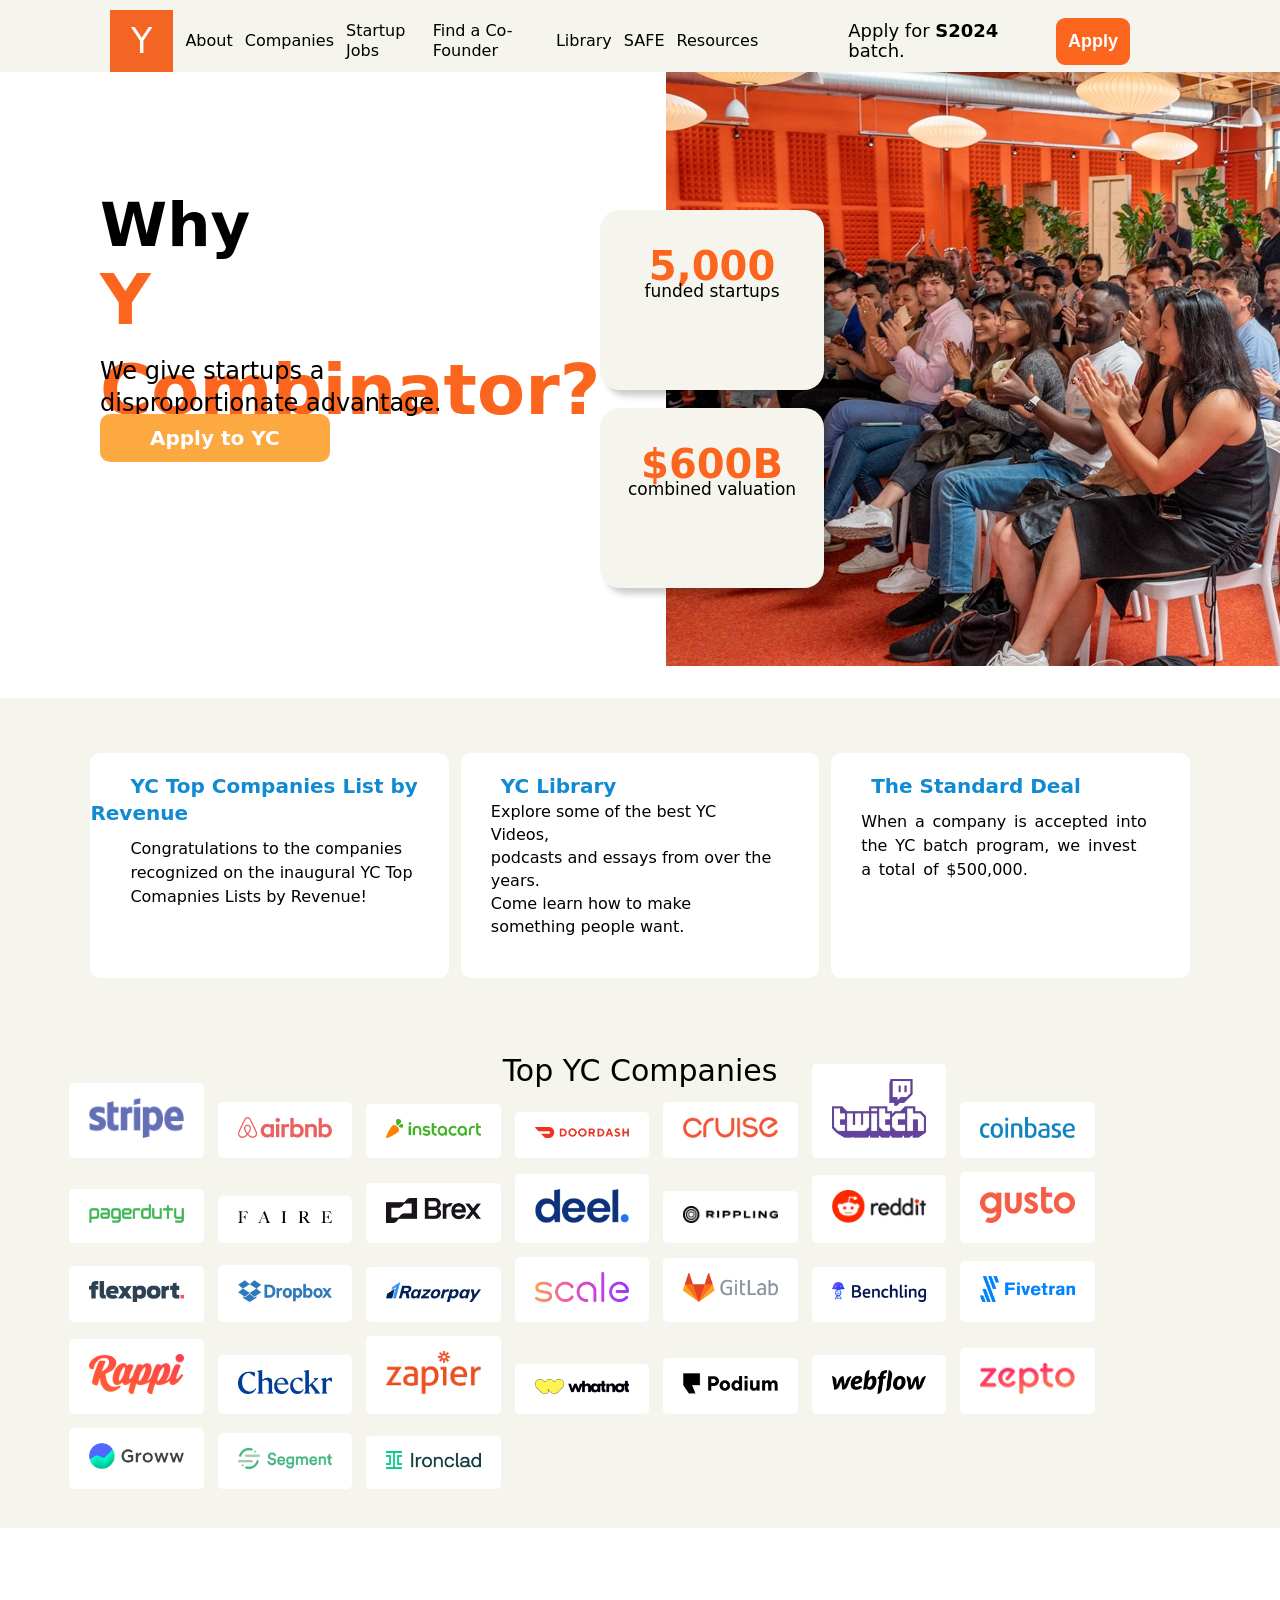
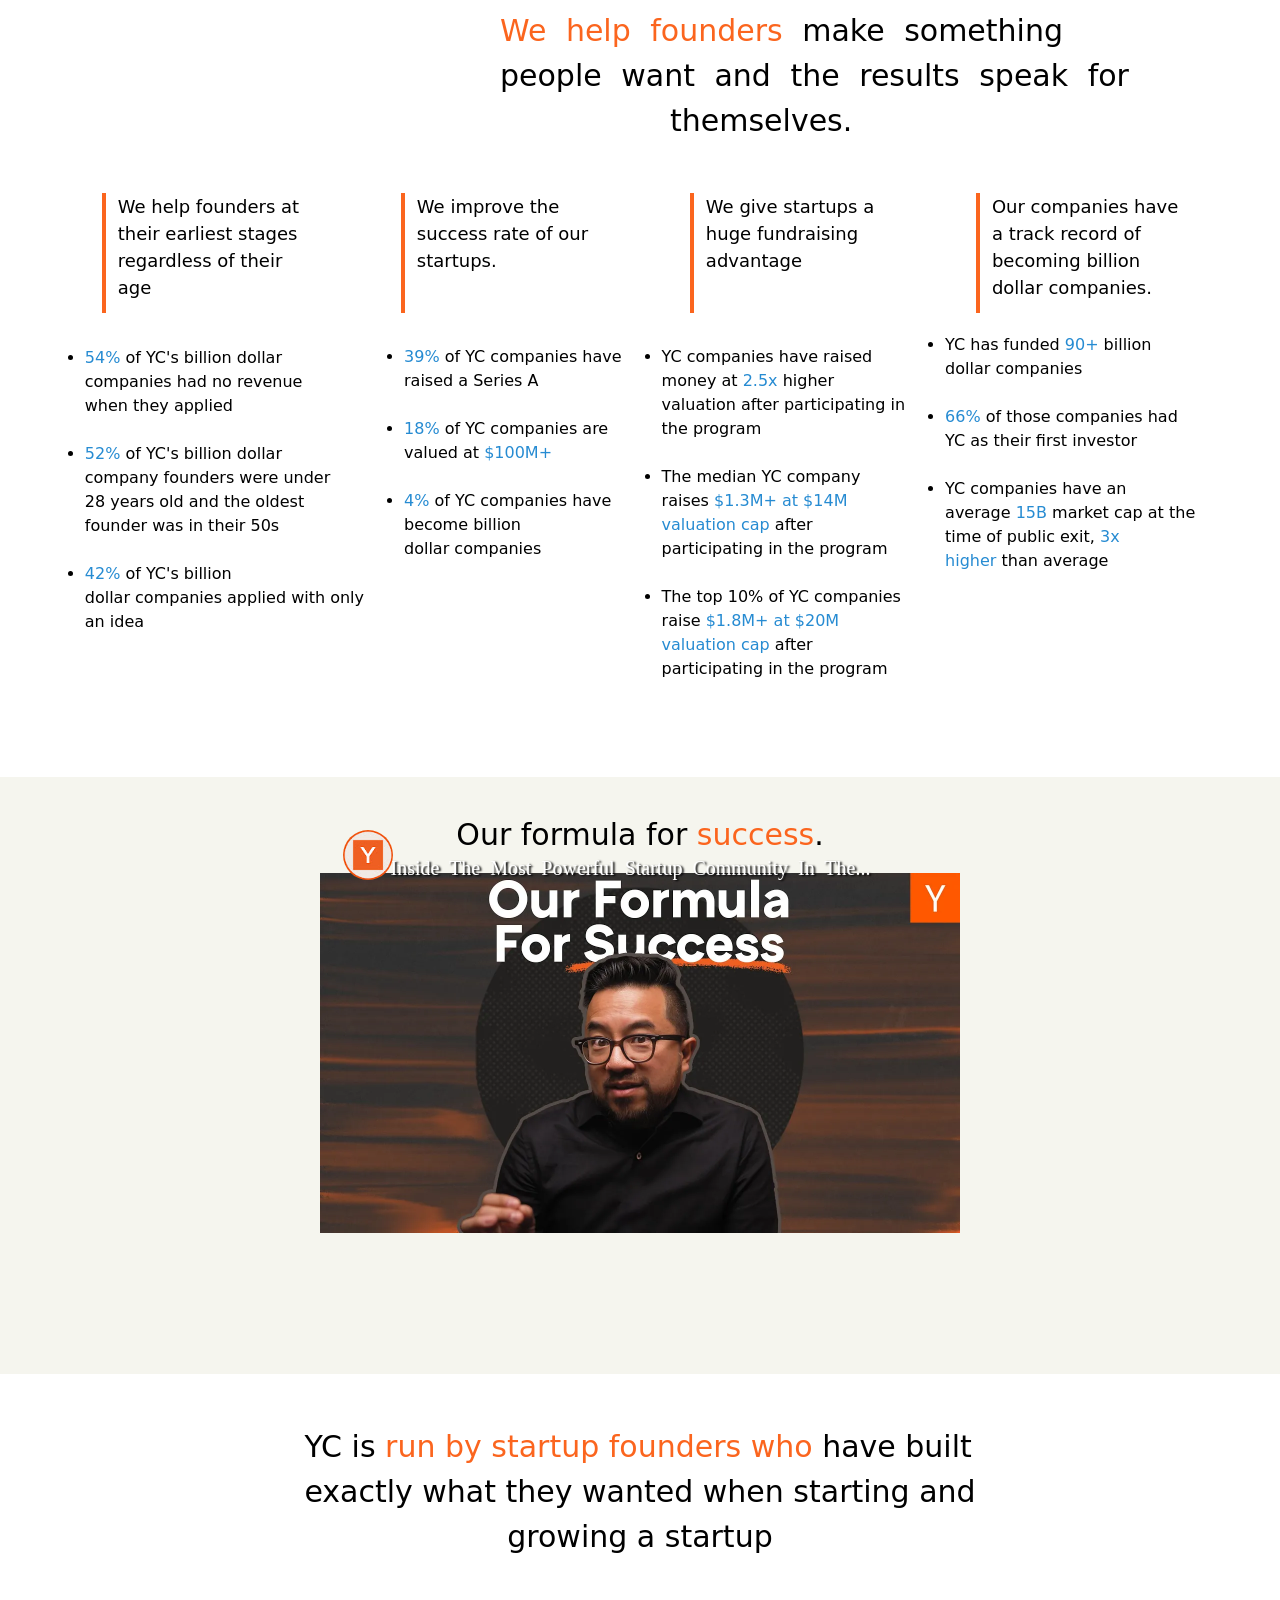
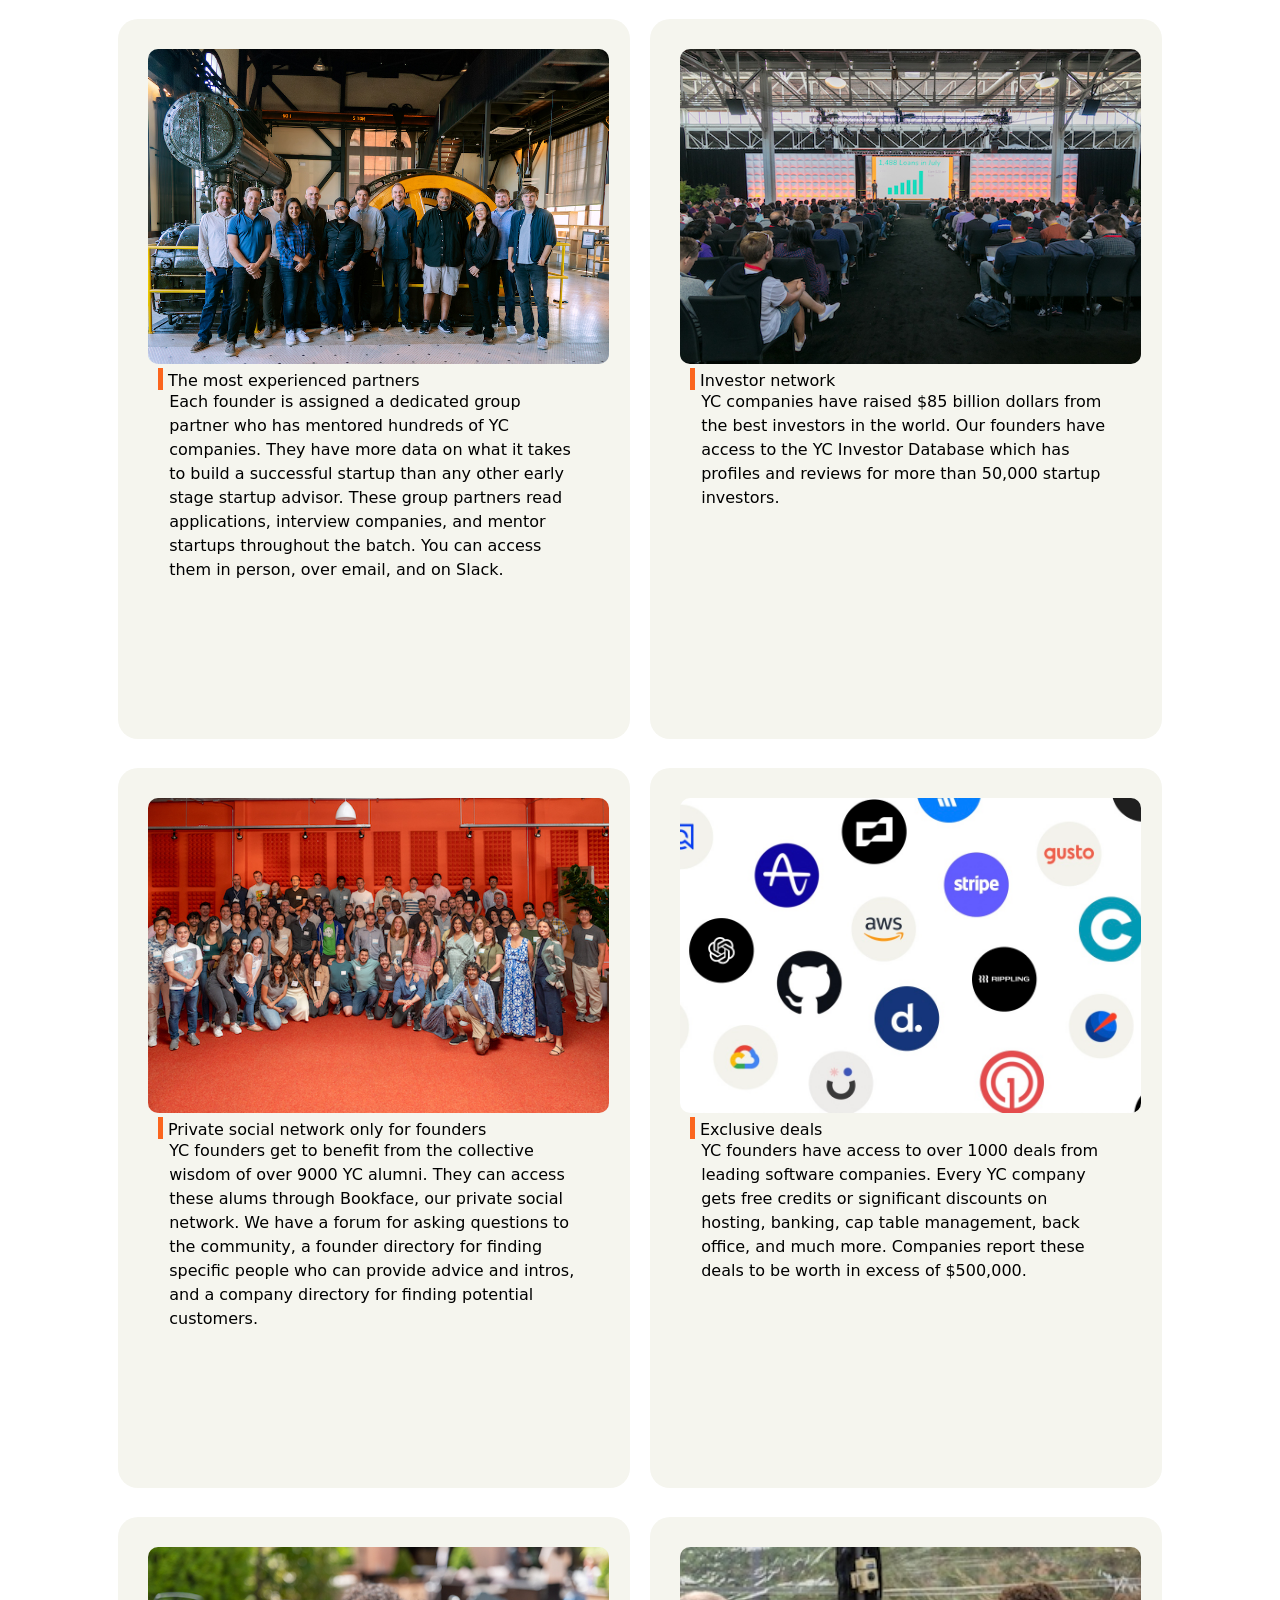
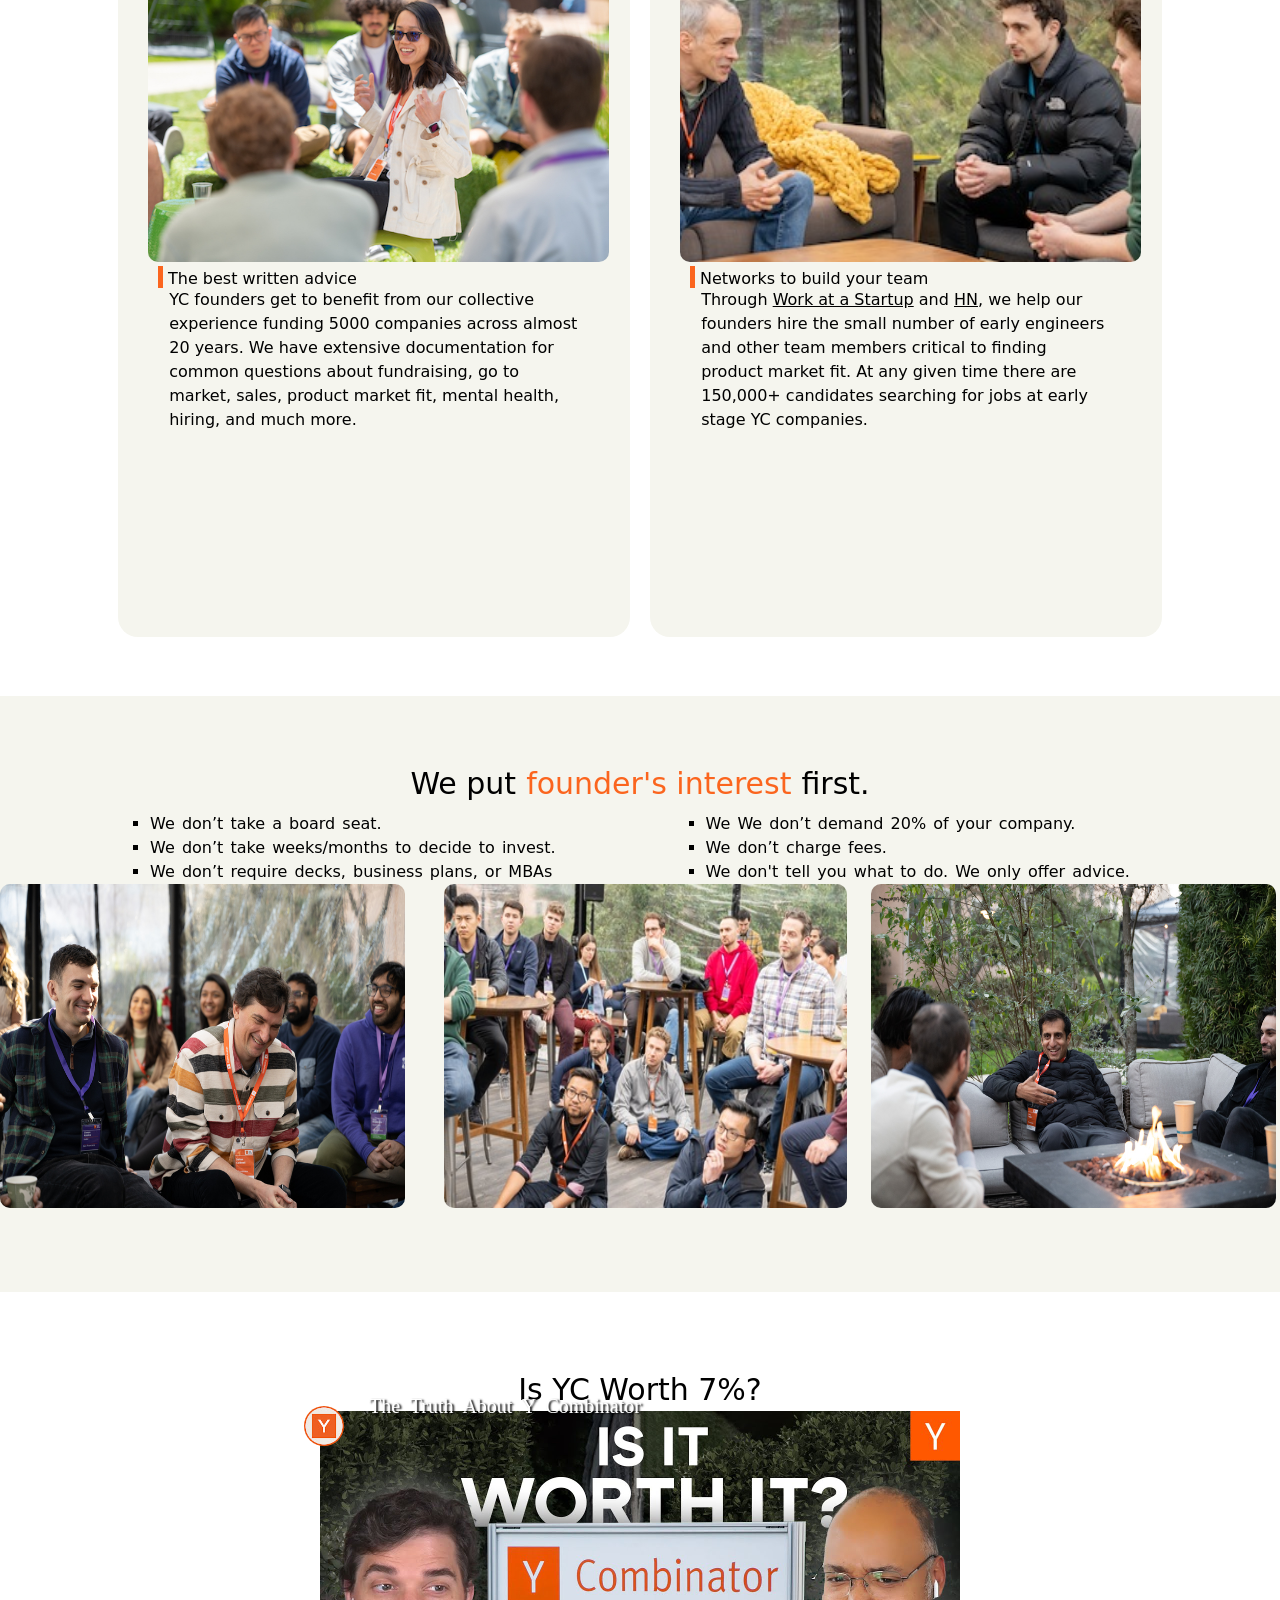
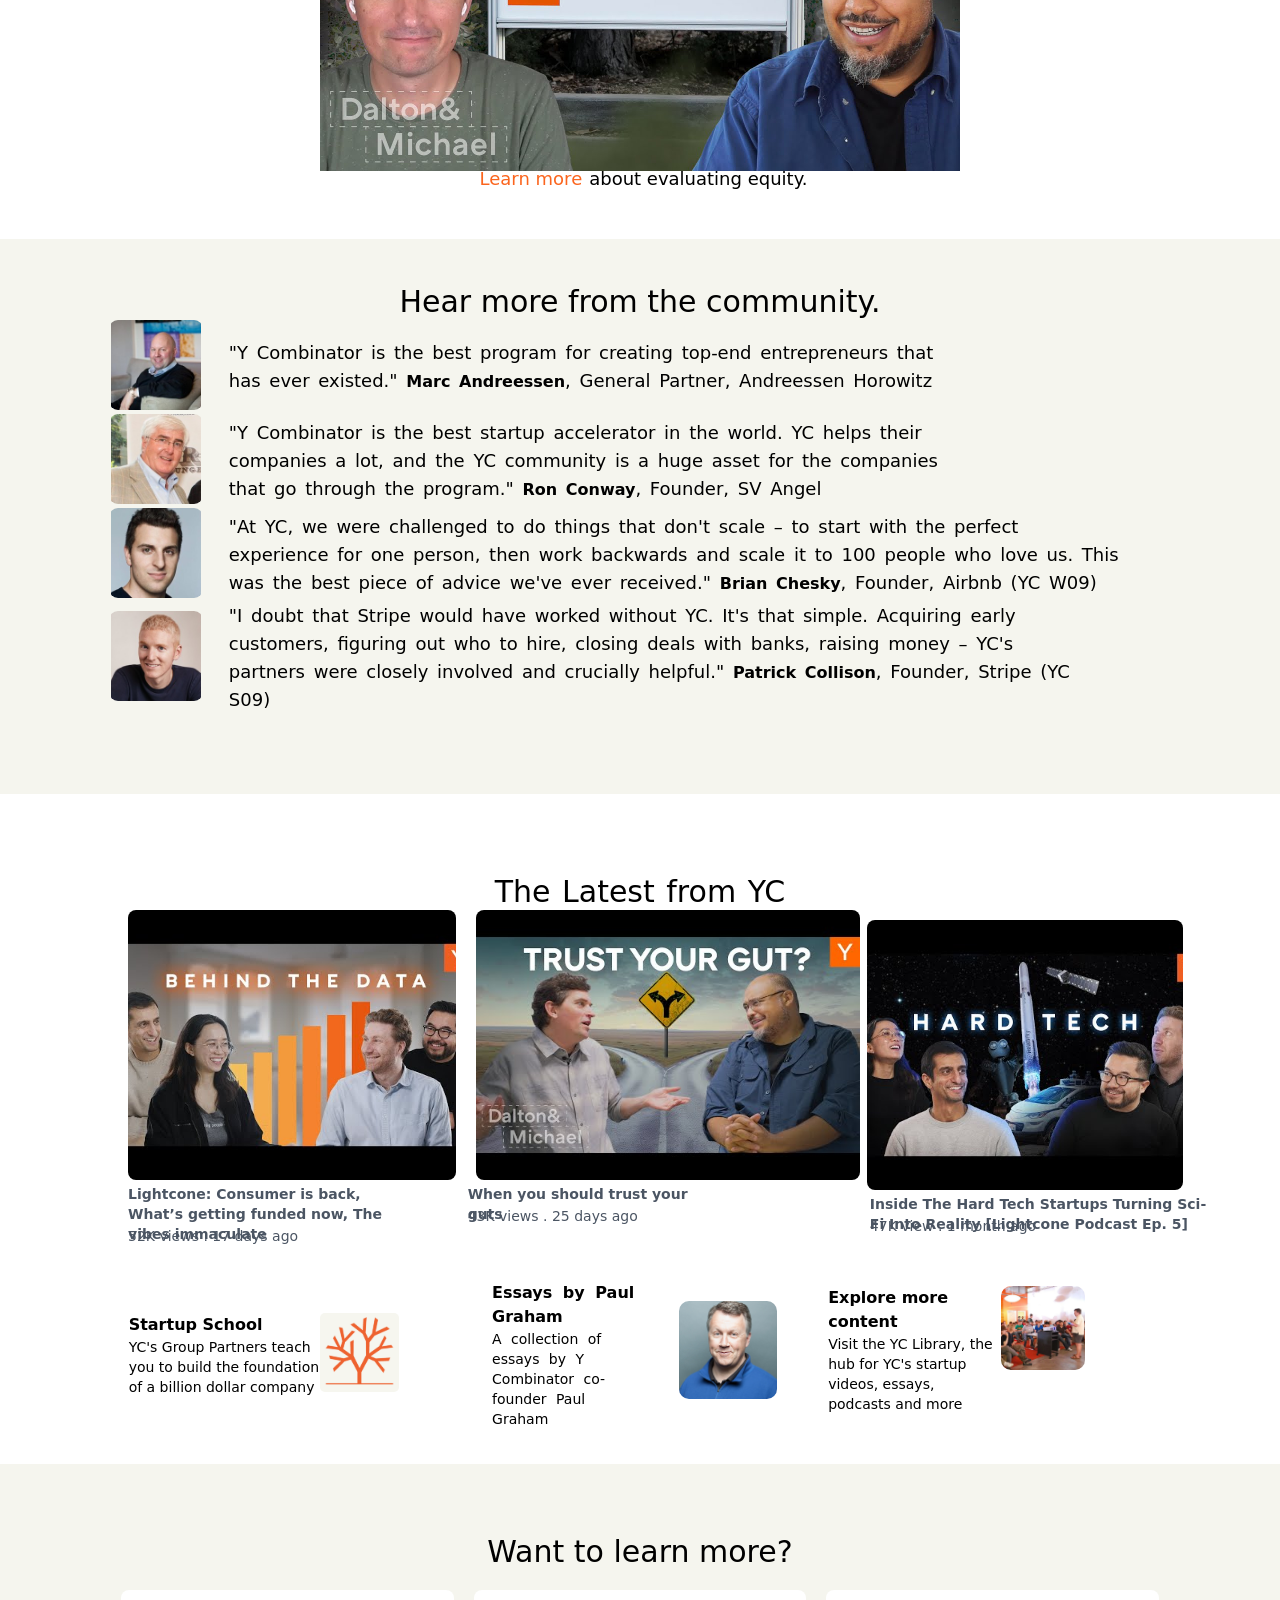
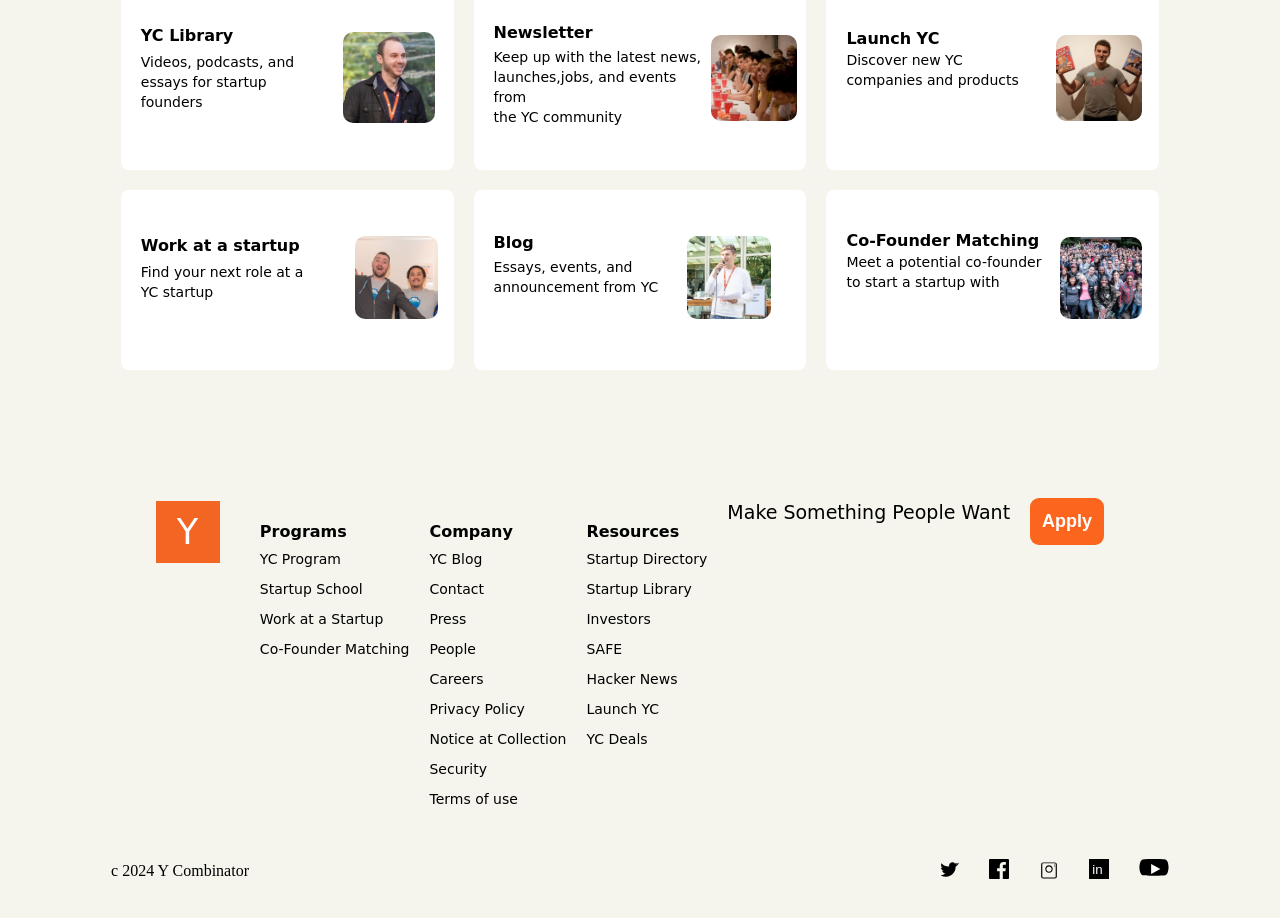
<file: Index.html>
<!DOCTYPE html>
<html lang="en">
<head>
    <meta charset="UTF-8">
    <meta name="viewport" content="width=device-width, initial-scale=1.0">
    <title>Y Combinator webpge</title>
</head>
<link rel="stylesheet" href="./Y combintor.Css">
<body>
    <nav>
        <ul class="navs">
            <div>
                <li class="big">Y</li>
            </div>
            <li>About</li>
            <li>Companies</li>
            <li>Startup Jobs</li>
            <li>Find a Co-Founder </li>
            <li>Library</li>
            <li>SAFE</li>
            <li>Resources</li>
        </ul>
        <ul class="apply">

            <li>Apply for <b>S2024</b> batch.</li>
            <button>Apply</button>
        </ul>
    </nav>
           <section class="all">
            <div class="why">
                <h5 class="comb">Why <br> <span class="tor">Y Combinator?</span></h5>
                <p>We give startups a <br>disproportionate advantage.</p>
                <button>Apply to YC</button>
                 </div>
    
                 <div class="combine">
                    <img src="./Y Combinator images/why-yc-new-full-res-B8TvYziy (1).webp" alt="">
                 </div>
           </section>

           <section>
            <div class="bigbox">
                <div class="box">5,000<p class="span">funded startups</p></div><br>
                <div class="boxes">$600B<p class="span">combined valuation</p></div>
            </div>
           </section>

           <section class="comp">
            <div class="ylc">

                <div class="YC"><span class="top">YC Top Companies List by Revenue</span> <p class="words">Congratulations to the companies recognized on the inaugural YC Top Comapnies Lists by Revenue!</p></div><br>

                <div class="YC"><span class="top">YC Library</span><p class="word">Explore some of the best YC Videos,<br>podcasts and essays from over the years.<br>Come learn how to make something people want.</p></div><br>

                <div class="YC"><span class="top">The Standard Deal</span><p class="wordy">When a company is accepted into the YC batch program, we invest a total of $500,000.</p></div>
            </div>

            <div class="tops">
                <p>Top YC Companies</p>
            </div>

            <div class="images">
                <span class="stripe"><img src="./Y Combinator images/stripe-d1d72c19fe7fbfd9514ffbc26f1c5922a1b77fd7445c78a34fe319c03b986713 (1).png" alt="stripe"></span>
                <span><img src="./Y Combinator images/airbnb-423deceb57ea913e2f3a39a1c2b6ecb690f019933b4d767ac91121777aa59107 (1).png" alt="airbnb"></span>
                <span><img src="./Y Combinator images/instacart-81d147c59ca98d84b72f606de3af981da477423738120d3b2baec64c3162ba14 (1).png" alt="instacart"></span>
                <span><img src="./Y Combinator images/doordash-f41c839bb0522ead71e8d99ed3ae0495c04271f6f3f3edc6b0effbbff172bc1d (1).png" alt="doordash"></span>
                <span><img src="./Y Combinator images/cruise-38dda623d4f317a49a65099cd460bd1c6b3e4b91ffeccb6df0ec02284345b338 (1).png" alt="cruise"></span>
                <span class="twitch"><img src="./Y Combinator images/twitch-1b4772b83a73b6fa827ef467ecc17023a2bfbbf936633bffb5e93674690e74d6 (1).png" alt="twitch"></span>
                <span><img src="./Y Combinator images/coinbase-7d4f13e4f2ed0f6d3a608a7834517031d6663a0cbf1ba231d1dca2f079c091a2 (1).png" alt="coinbase"></span>
                <span><img src="./Y Combinator images/pagerduty-dc361aab31ef341eaed4d0a5a420c42f4d557745c67ffc5999c7b556c408d150 (1).png" alt="pagerduty"></span>
                <span><img src="./Y Combinator images/faire-3113845be6506be7761eaef7257e882b6e0c94081653c0f7459f8ed0c0596338 (1).png" alt="faire"></span>
                <span><img src="./Y Combinator images/brex-a76f83603a430f266cddacaceaf525080d91c3febf04ea8000ae1b4c67e8786f (1).png" alt="brex"></span>
                <span><img src="./Y Combinator images/deel-2eb5105300f66ebfa07b0ea805b6680d71c0b6de0272c3f75eebf6d2ae3077cf (1).png" alt="deel"></span>
                <span><img src="./Y Combinator images/rippling-100bc0c1cdabd9e38c671420ba16ba8f6d1af656dc3bc32eeeaa029f1bec257a (1).png" alt="rippling"></span>
                <span><img src="./Y Combinator images/reddit-d5ed3340e70326e6a372be76e2ec1b761a4d757954ae69311671f82f59afbedb (1).png" alt="reddit"></span>
                <span><img src="./Y Combinator images/gusto-b3f56f64a500a85cb44a2621db217778c9c698f83da59921e41c732dacdb3f35 (1).png" alt="gusto"></span>
                <span><img src="./Y Combinator images/flexport-ace3180f9926a45ed72eea63ed4c5a1a0aeb4e14ec7eb3ffff7c513aba07d0a9 (1).png" alt="flexport"></span>
                <span><img src="./Y Combinator images/dropbox-83b803aca663267bc2c480efca454ea8f9d31c39dd2ccba3856104a987e2692d (1).png" alt="dropbox"></span>
                <span><img src="./Y Combinator images/razorpay-7b4097215fa2d028e821d34bd3d1558309acd87ac5599e8164545e3a7fda5b95 (1).png" alt="razorpay"></span>
                <span><img src="./Y Combinator images/scale_ai-09562d62f19867f7e4af006fb0003148d1f0dff4ad32fa23e283c98a88044443 (1).png" alt="scail ai"></span>
                <span><img src="./Y Combinator images/gitlab-9998d8cb37a75de7004d679606bb8c5517d8c82848fb3e6ff13f8587143545b3 (1).png" alt="gitlab"></span>
                <span><img src="./Y Combinator images/benchling-cabc6ab6f92c92af620210d56c5cb872d5a2b77d3244924a4b35c0fba03aa411 (1).png" alt="benchling"></span>
                <span><img src="./Y Combinator images/fivetran-80f044801357e31b679f1c6adb33cd674b80a6fba2eef509dcb930f57118d324 (1).png" alt="fivetran"></span>
                <span><img src="./Y Combinator images/rappi-58eceb42cb4e6ba589842600cba0a0448e2ebe42a8ad4d0b9e26f1e6ccd9f36d (1).png" alt="rappi"></span>
               <span><img src="./Y Combinator images/checkr-dfe048bab6c8869e0faa186c947e1f8ba70fe25468952d432d6730bc7c64b557 (2).png" alt="checkr"></span>
               <span class="stripe"><img src="./Y Combinator images/zapier-a571989e13599601b2555b75551ee1cee4161f77df939d8f9d99ef750d6c9851 (1).png" alt="zapier"></span>
               <span><img src="./Y Combinator images/whatnot-44d4dfd2add836c788c42baa567fa4769b88f6e4da07d8f8eaf79d321b9be41c (1).png" alt="whatnot"></span> 
                <span><img src="./Y Combinator images/podium-403d2cf6edcf8bd760845e1a356161d69df559a59aeda2e36bf90b0454d75c85 (1).png" alt="podium"></span>
                <span><img src="./Y Combinator images/webflow-e0f324025f848a85519e046dfcffa3c517ad4470106e8ee54f697df16be929ce (1).png" alt="webflow"></span>
                <span><img src="./Y Combinator images/zepto-ed94889c5a2c2128ca2a39d5ce829a68cc792ed3e1b479089d2cbd3e03fa6483 (1).png" alt="zepto"></span>  
                <span><img src="./Y Combinator images/groww-b94b5a87bc987c7fa70ef04790d93b54fdca1d9edcf3d4d104865d740542fd4f (1).png" alt="groww"></span>
                <span><img src="./Y Combinator images/segment-bc64ab58b63ec0bdb1aa5888ca7771acabc39db12e9c30b4a5215014b766ffc4 (1).png" alt="segment"></span> 
                <span><img src="./Y Combinator images/ironclad-7ea21638879d20154e44f1614042b2fc93babefe9059a42835874975f73106d1 (1).png" alt="ironclad"></span>  
            </div>
           </section>

           <section>
            <div class="help">
                <div class="people"><span class="founders">We help founders</span> make something <br>people want and the results speak for <br><span class="them"> themselves.</span></div>
            </div>
            
            <div class="We">
                <div class="imp">We help founders at <br>their earliest stages <br>regardless of their <br>age</div>
                <div class="imp">We improve the <br>success rate of our <br>startups.</div>
                <div class="imp">We give startups a <br>huge fundraising <br>advantage</div>
                <div class="imp">Our companies have <br>a track record of <br>becoming billion <br>dollar companies.</div>
            </div>

            <div class="norms">
                <ul class="nom">
                   <li><span class="number">54%</span> of YC's billion dollar <br> companies had no revenue <br>when they applied</li><br>
                   <li><span class="number">52%</span> of YC's billion dollar <br> company founders were under <br>28 years old and the oldest <br> founder was in their 50s</li><br>
                   <li><span class="number">42%</span> of YC's billion <br> dollar companies applied with only <br>an idea</li>
                </ul>

                <ul class="nom2s">
                    <li><span class="number">39%</span> of YC companies have <br> raised a Series A</li> <br>
                     <li><span class="number">18%</span> of YC companies are <br> valued at <span class="number">$100M+</span></li> <br>
                     <li><span class="number">4%</span> of YC companies have <br> become billion <br> dollar companies</li><br>
                </ul>

                <ul class="nom2">
                    <li>YC companies have raised <br> money at <span class="number">2.5x</span> higher <br> valuation after participating in <br> the program</li><br>
                 <li>The median YC company <br> raises <span class="number">$1.3M+ at $14M <br> valuation cap</span> after <br> participating in the program</li><br>

                    <li>The top 10% of YC companies <br> raise <span class="number">$1.8M+ at $20M <br> valuation cap</span> after <br>participating in the program</li><br>
                </ul>
                <ul class="nom2s">
                    <li>YC has funded <span class="number">90+</span> billion <br> dollar companies</li><br>
                    <li><span class="number">66%</span> of those companies had <br> YC as their first investor</li><br>
                    <li>YC companies have an <br> average <span class="number">15B</span> market cap at the <br>time of public exit, <span class="number">3x <br> higher</span> than average</li> <br> 
                </ul>
            </div>
        </section>


        <section class="imgtext">
       <div class="">
        <div class="text">
            <p>Our formula for <span class="succ"> success</span>.</p>
        </div>
        <div class="imgdiv">
         <div>
            <img src="./Y Combinator images/maxresdefault (1).webp" alt="" > 

            <div class="insidep">
                <p class="inside">Inside The Most Powerful Startup  Community In The... </p>
            <span class="ypics"><img src="./Y Combinator images/ifXjPVUevGn8Imkoc0Rl4NPzlJq8P0-TnZl4jUiofwEuqXfMwzocwDnVjaU-8N3j-dPsLQezjTo=s68-c-k-c0x00ffffff-no-rj (1).jfif" alt=""></span>
            
            </div>
         </div>
        </div>
       </div>
        </section>

        <section>
            <div class="run">
         <p>YC is <span class="who"> run by startup founders who</span> have built <br> exactly what they wanted when starting and <br><span class="grow"> growing a startup</span></p>
            </div>

             <div class="parent">
                <div class="boxtext">
                   <span class="most"><img src="./Y Combinator images/most-experienced-partners-DX4ZPbr4 (1).jpg" alt=""></span>
                   <p class="part">The most experienced partners</p>
                   <p class="each">Each founder is assigned a dedicated group partner who has mentored hundreds of YC companies. They have more data on what it takes to build a successful startup than any other early stage startup advisor. These group partners read applications, interview companies, and mentor startups throughout the batch. You can access them in person, over email, and on Slack.</p>
                     </div>
    
            <div class="boxtext">
                <img src="./Y Combinator images/investor-network-DsrGWUIM (1).jpg " alt="">
                <p class="invest">Investor network</p>
                <p class="data">YC companies have raised $85 billion dollars from the best investors in the world. Our founders have access to the YC Investor Database which has profiles and reviews for more than 50,000 startup investors.</p>
            </div>
             </div>

            <div class="parent">
              <div class="boxtext">
                <span class="podium"><img src="./Y Combinator images/private-social-network-DAUtdNFy (1).jpg" alt=""> </span>
           <p class="private">Private social network only for founders</p>
           <p class="benefit">YC founders get to benefit from the collective wisdom of over 9000 YC alumni. They can access these alums through Bookface, our private social network. We have a forum for asking questions to the community, a founder directory for finding specific people who can provide advice and intros, and a company directory for finding potential customers.</p>

              </div>

              <div class="boxtext">
           <span class="sive"><img src="./Y Combinator images/exclusive-deals-DZOi8DL7 (1).jpg" alt=""></span>
           <p class="exclusive">Exclusive deals</p>
           <p class="access">YC founders have access to over 1000 deals from leading software companies. Every YC company gets free credits or significant discounts on hosting, banking, cap table management, back office, and much more. Companies report these deals to be worth in excess of $500,000.</p>
              </div>
             </div>

             <div class="parent">
                <div class="boxtext">
               <img src="./Y Combinator images/secret-handbook-BLok8-bB (1).jpg" alt="handbook">
               <p class="written">The best written advice</p>
               <p class="benefit">YC founders get to benefit from our collective experience funding 5000 companies across almost 20 years. We have extensive documentation for common questions about fundraising, go to market, sales, product market fit, mental health, hiring, and much more.</p>
                </div>

             
                <div class="boxtext">
                    <img src="./Y Combinator images/capital-after-batch-DQmLQXDH.jpg" alt="capital">
                    <p class="net">Networks to build your team</p>
                    <p class="access">Through <span class="work">Work at a Startup</span> and <span class="work">HN</span>, we help our founders hire the small number of early engineers and other team members critical to finding product market fit. At any given time there are 150,000+ candidates searching for jobs at early stage YC companies.</p>
            </div>
            </div> 
        </section>

        <section>
            <div class="bg">
        <p class="put">We put <span class="inn">founder's interest </span>first.</p>

         <div class="deck">
            <ul class="dont">
                <li>We don’t take a board seat.</li>
                <li>We don’t take weeks/months to decide to invest. </li>
                <li>We don’t require decks, business plans, or MBAs</li>
               </ul>
      
                <ul class="dont">
                <li>We We don’t demand 20% of your company. </li>
                <li>We don’t charge fees.</li>
                <li>We don't tell you what to do. We only offer advice.</li>
                </ul>
         </div>
            
            <div class="three">
               <span class="left"><img src="./Y Combinator images/Left-BiSNksVM.jpg" alt="left"></span>
                <span class="middle"><img src="./Y Combinator images/Middle-ORNvunn1 (1).jpg" alt="middle"></span>
               <span class="right"><img src="./Y Combinator images/Right-CEqBBFo3 (1).jpg" alt="right"></span>
            </div>
        </div>
        </section>

        <section>
            <div class="maximg">
            <p class="worth">Is YC Worth 7%?</p>
            <span class="max"><img src="./Y Combinator images/maxresdefault (1).jpg" alt="max"></span>

            <span class="dalton"><img src="./Y Combinator images/ifXjPVUevGn8Imkoc0Rl4NPzlJq8P0-TnZl4jUiofwEuqXfMwzocwDnVjaU-8N3j-dPsLQezjTo=s68-c-k-c0x00ffffff-no-rj (1).jfif" alt=""></span>

            <p class="truth">The Truth About Y Combinator </p>
            </div>
            <p class="equity"><span class="about">Learn more </span> about evaluating equity.</p>
        </section>

        <section>
                 <div class="bg">
            <p class="hear">Hear more from the community.</p>

            <div class="Anderson">
                <div class="marc"><img src="./Y Combinator images/marc-andreessen-B6IB5XEE.jpg" alt=""></div>
                <p>"Y Combinator is the best program for creating top-end entrepreneurs that has ever existed."
                    <span class="con">Marc Andreessen</span>,
                    General Partner, Andreessen Horowitz</p>
            </div>

            <div class="Anderson">
                <div class="marc"><img src="./Y Combinator images/ron-conway-DahY8Lgh.jpg" alt=""></div>
                <p class="ron">"Y Combinator is the best startup accelerator in the world. YC helps their companies a lot, and the YC community is a huge asset for the companies that go through the program." <span class="con">Ron Conway</span>, Founder, SV Angel</p>
            </div>

            <div class="Anderson">
                <div class="marc"><img src="./Y Combinator images/brian-chesky-Dok3kT1b.jpg" alt="brian"></div>
                <p class="challenge">"At YC, we were challenged to do things that don't scale – to start with the perfect experience for one person, then work backwards and scale it to 100 people who love us. This was the best piece of advice we've ever received."
                    <span class="con">Brian Chesky</span>,
                    Founder, Airbnb (YC W09)</p>
            </div>

            <div class="Anderson">
                <div class="marc"><img src="./Y Combinator images/patrick-collinson-MjupD62W (1).jpg" alt="patrick"></div>
                <p class="pat">"I doubt that Stripe would have worked without YC. It's that simple. Acquiring early customers, figuring out who to hire, closing deals with banks, raising money – YC's partners were closely involved and crucially helpful."
                    <span class="con">Patrick Collison</span>, Founder, Stripe (YC S09)</p>
            </div>
        </div>
        </section>

        <section>
            <div>
                <p class="late">The Latest from YC</p>

                <div class="gut">
                    <div class="imma">
                        <div class="consumer"><img src="./Y Combinator images/hqdefault (13).jpg" alt=""></div>
                        <p class="back">Lightcone: Consumer is back, What’s getting funded now, The vibes immaculate</p>
                        <p class="views">52K views . 17 days ago</p>
                    </div>

                    <div class="you">
                      <div class="trust"><img src="./Y Combinator images/hqdefault (12).jpg" alt=""></div> 
                      <p class="should">When you should trust your guts</p> 
                      <p class="view">43K views . 25 days ago</p>
                    </div>

                    <div class="tech">
                        <div class="hard"><img src="./Y Combinator images/hqdefault (14).jpg" alt=""></div>
                        <p class="sci">Inside The Hard Tech Startups Turning Sci-Fi Into Reality [Lightcone Podcast Ep. 5]</p>
                         <p class="vew">47K view . 1 month ago</p>
                    </div>
                </div>
            </div>

            <div class="boxparent">
                <div class="teach">
                    <p class="group"><span class="black">Startup School </span><br> YC's Group Partners teach you to build the foundation of a billion dollar company</p>
                    <div class="school"><img src="./Y Combinator images/startupschool (1).png" alt=""></div>
                </div>
    
                <div class="by">
                    <p class="essay"><span class="black">Essays by Paul Graham </span><br> A collection of essays by Y Combinator co-founder Paul Graham</p>
                    <div class="paulg"><img src="./Y Combinator images/paulg (1).jpeg" alt=""></div>
                </div>
    
                <div class="pod">
                    <p class="explore"><span class="black">Explore more content</span> <br>Visit the YC Library, the hub for YC's startup videos, essays, <br>podcasts and more</p>
                    <div class="lecture"><img src="./Y Combinator images/paulglecture (1).png" alt=""></div>
                </div>
            </div>
        </section>

        <section>
                <div class="lat">
                    <p class="want">Want to learn more?</p> 
                    <div class="newsletter">
        
                    <div class="yclibrary">
                        <p class="video"> <span class="red">YC Library</span> <br>Videos, podcasts, and essays for startup founders</p>
                        <div><img src="./Y Combinator images/learn-more-library (1).jpg" alt=""></div>
                    </div> <br>

                    <div class="letternews"> 
                       <p><span class="red">Newsletter</span> <br>Keep up with the latest news, launches,jobs, and events from <br> the YC community</p>
                       <div class="from"><img src="./Y Combinator images/learn-more-newsletter (1).jpg" alt=""></div>
                    </div> <br>

                    <div class="launch">
                    <p><span class="red">Launch YC</span> <br>Discover new YC companies and products</p>
                    <div><img src="./Y Combinator images/learn-more-launch-yc (1).jpg" alt=""></div>
                    </div>
               </div>

               <div class="newsletter2">
                <div class="yclibrary">
                    <p><span class="red">Work at a startup <br></span> Find your next role at a YC startup</p>
                    <div class="waas"><img src="./Y Combinator images/learn-more-waas (1).jpg" alt=""></div>
                </div>

                <div class="letternews">
                    <p class="new"><span class="red">Blog</span> <br>Essays, events, and announcement from YC  </p>
                    <div class="blog"><img src="./Y Combinator images/learn-more-blog (1).jpg" alt=""></div>
                </div>

                <div class="launch">
                    <p class="reed"><span class="red">Co-Founder Matching</span> <br> Meet a potential co-founder to start a startup with</p>
                    <div class="moore"><img src="./Y Combinator images/learn-more-events (1).jpg" alt=""></div>
                </div>
               </div>

               <div class="programs">
                <p class="big2">Y</p>
                    <ul class="">
                        <li class="it">Programs</li>
                        <li>YC Program</li>
                        <li>Startup School</li>
                        <li>Work at a Startup</li>
                        <li>Co-Founder Matching</li>
                    </ul>

                    <ul class="company">
                        <li class="it">Company</li>
                        <li>YC Blog</li>
                        <li>Contact</li>
                        <li>Press</li>
                        <li>People</li>
                        <li>Careers</li>
                        <li>Privacy Policy</li>
                        <li>Notice at Collection</li>
                        <li>Security</li>
                        <li>Terms of use</li>
                    </ul>

                    <ul class="resources">
                        <li class="it">Resources</li>
                        <li>Startup Directory</li>
                        <li>Startup Library</li>
                        <li>Investors</li>
                        <li>SAFE</li>
                        <li>Hacker News</li>
                        <li>Launch YC</li>
                        <li>YC Deals</li>
                    </ul>
                    <ul class="apply2">
                        <li>Make Something People Want</li>
                        <button>Apply</button>
                    </ul>
                    <div>
                    </div>
               </div>
              </section>
                <section style="background-color: #F5F5EE; padding-top: 30px;" >
               <div class="twenty">
                <p>c 2024 Y Combinator</p>

               <div class="svgs">
                <div class="twitterlogo">
                    <svg xmlns="http://www.w3.org/2000/svg" viewBox="0 0 24 24" width="20" height="20">
                        <path d="M22.46 6c-.77.35-1.6.58-2.46.69a4.15 4.15 0 001.83-2.28 8.29 8.29 0 01-2.63 1A4.13 4.13 0 0016.2 4c-2.29 0-4.15 1.85-4.15 4.14 0 .32.04.64.1.94A11.74 11.74 0 013 5.14a4.13 4.13 0 00-.56 2.08 4.13 4.13 0 001.84 3.44 4.07 4.07 0 01-1.87-.52v.05c0 2.01 1.44 3.68 3.35 4.06a4.15 4.15 0 01-1.87.07c.53 1.66 2.07 2.88 3.9 2.91A8.31 8.31 0 012 19.54a11.75 11.75 0 006.29 1.85c7.54 0 11.67-6.25 11.67-11.67l-.01-.53A8.3 8.3 0 0024 4.59a8.2 8.2 0 01-2.35.65A4.14 4.14 0 0022.46 6z"/>
                      </svg>
                </div>

                  <div class="facebooklogo">
                    <svg xmlns="http://www.w3.org/2000/svg" viewBox="0 0 24 24" width="20" height="20">
                        <path d="M22.675 0H1.325C.593 0 0 .592 0 1.325v21.351C0 23.407.593 24 1.325 24H12.82v-9.294H9.692v-3.622h3.128V8.413c0-3.1 1.894-4.788 4.659-4.788 1.325 0 2.463.099 2.796.143v3.24h-1.919c-1.504 0-1.794.715-1.794 1.763v2.31h3.588l-.467 3.622h-3.12V24h6.116c.73 0 1.324-.593 1.324-1.324V1.325C24 .592 23.407 0 22.675 0z"/>
                    </svg>
                  </div>

                  <div>
                  <svg xmlns="http://www.w3.org/2000/svg" viewBox="0 0 512 512" width="20" height="20">
                    <path fill="#000000" d="M407.102,86.9H104.898c-27.644,0-50.102,22.458-50.102,50.102v312.204c0,27.644,22.458,50.102,50.102,50.102h302.204c27.644,0,50.102-22.458,50.102-50.102V137.002C457.204,109.358,434.746,86.9,407.102,86.9z M427.204,449.306c0,14.095-11.441,25.536-25.536,25.536H110.332c-14.095,0-25.536-11.441-25.536-25.536V134.102c0-14.095,11.441-25.536,25.536-25.536h291.336c14.095,0,25.536,11.441,25.536,25.536V449.306z"/>
                    <path fill="#000000" d="M256,159.658c-52.656,0-95.342,42.686-95.342,95.342s42.686,95.342,95.342,95.342s95.342-42.686,95.342-95.342S308.656,159.658,256,159.658z M256,326.994c-37.573,0-68.331-30.758-68.331-68.331c0-37.573,30.758-68.331,68.331-68.331s68.331,30.758,68.331,68.331C324.331,296.236,293.573,326.994,256,326.994z"/>
                    <path fill="#000000" d="M401.659,124.244c-2.478,0-4.5,2.021-4.5,4.5v74.928c0,2.478,2.021,4.5,4.5,4.5c2.478,0,4.5-2.021,4.5-4.5V128.744C406.159,126.265,404.137,124.244,401.659,124.244z"/>
                  </svg>
                  </div>

                  <div class="insvg">
                    <svg xmlns="http://www.w3.org/2000/svg" viewBox="0 0 120 120" width="20">
                        <rect x="0" y="0" width="120" height="120" fill="#000000"/>
                        <text x="20" y="90" font-family="Arial" font-size="80" fill="#FFFFFF">in</text>
                      </svg>  
                  </div>
                  <div>
                    <svg xmlns="http://www.w3.org/2000/svg" viewBox="0 0 576 512" width="30" height="30">
                        <path fill="#000000" d="M549.655,121.24c-6.281-23.676-24.261-42.485-47.581-48.769C458.146,64,288,64,288,64S117.854,64,74.926,72.471 c-23.32,6.284-41.3,25.093-47.581,48.769C8.491,164.168,8,224,8,224s0.491,59.832,19.345,102.759 c6.281,23.676,24.262,42.485,47.581,48.769C117.854,384,288,384,288,384s170.146,0,213.074-8.471 c23.32-6.284,41.3-25.093,47.581-48.769C567.509,283.832,568,224,568,224S567.509,164.168,549.655,121.24z"/>
                        <path fill="#FFF" d="M233.14,352V160l176,96L233.14,352z"/>
                      </svg>
                      
                  </div>
               </div>
                
               </div>
            </div>
            
           
            
        </section>
        
</body>
</html>
</file>
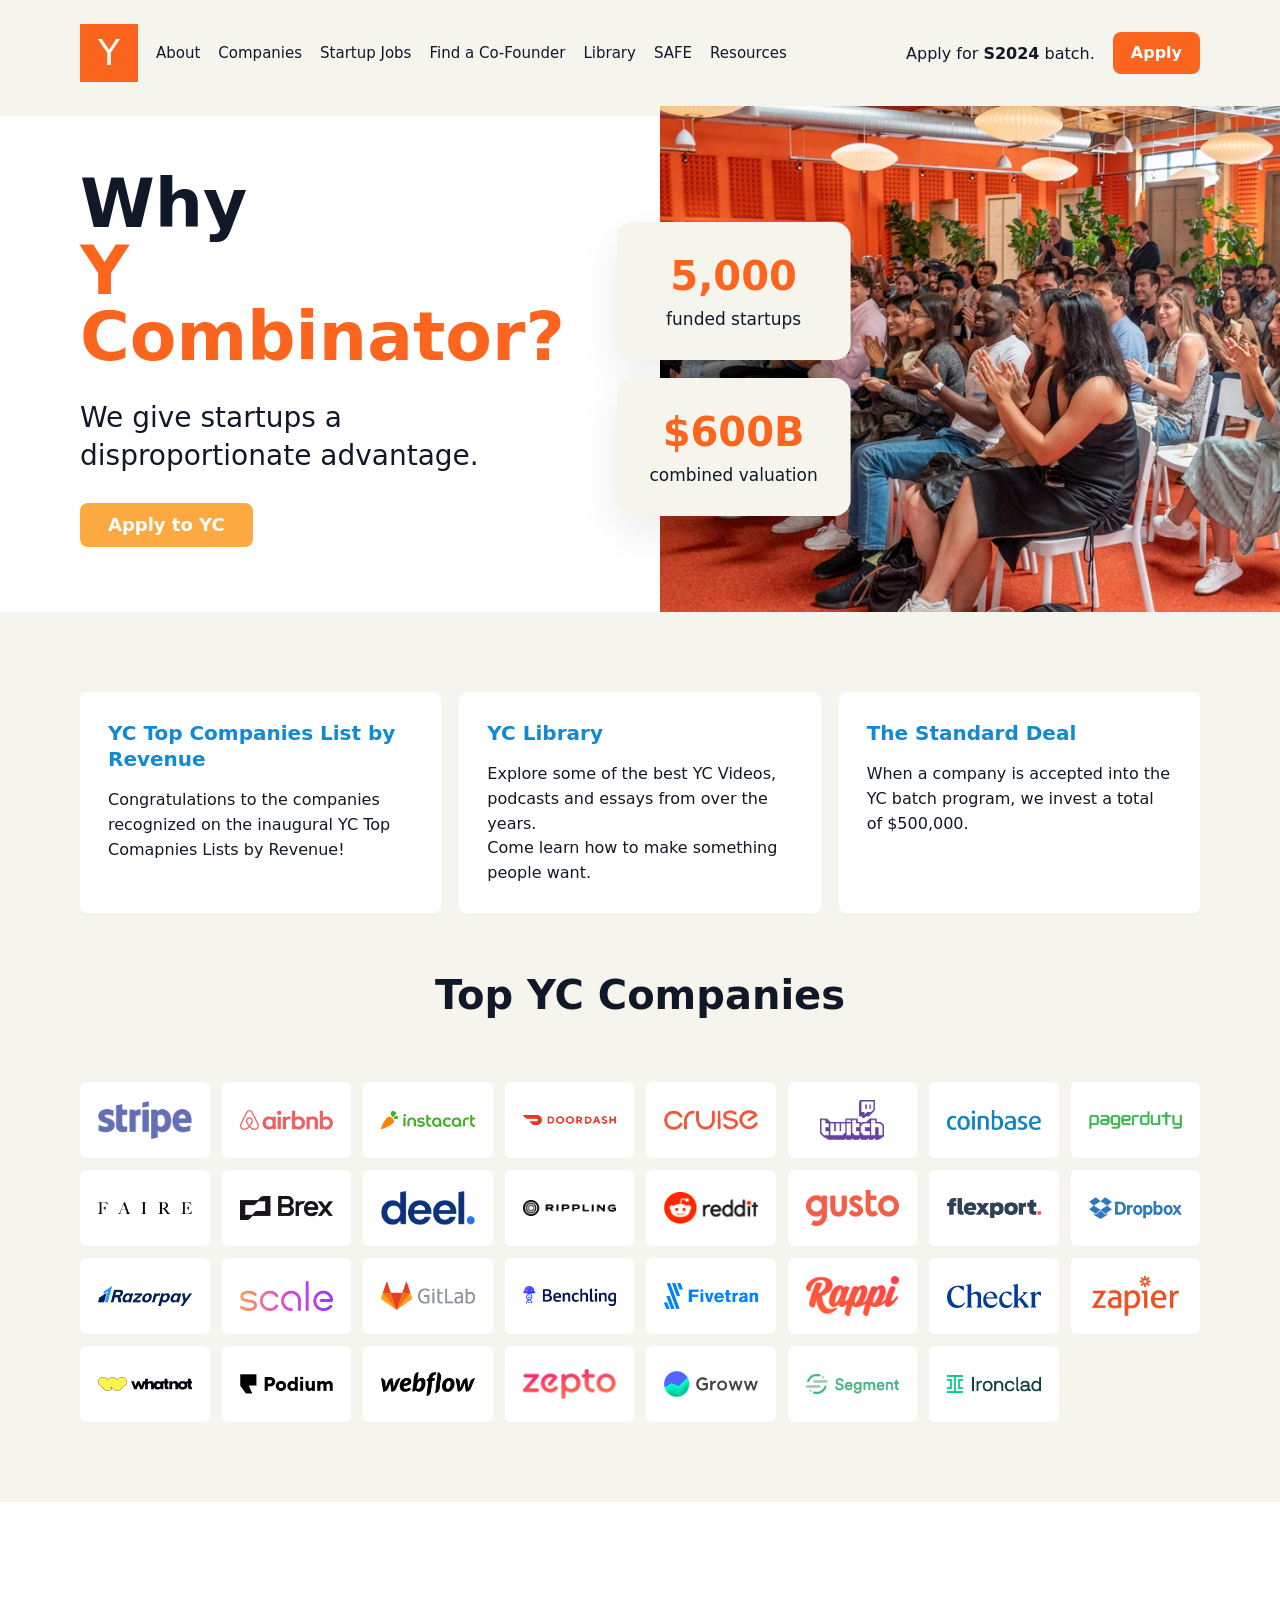
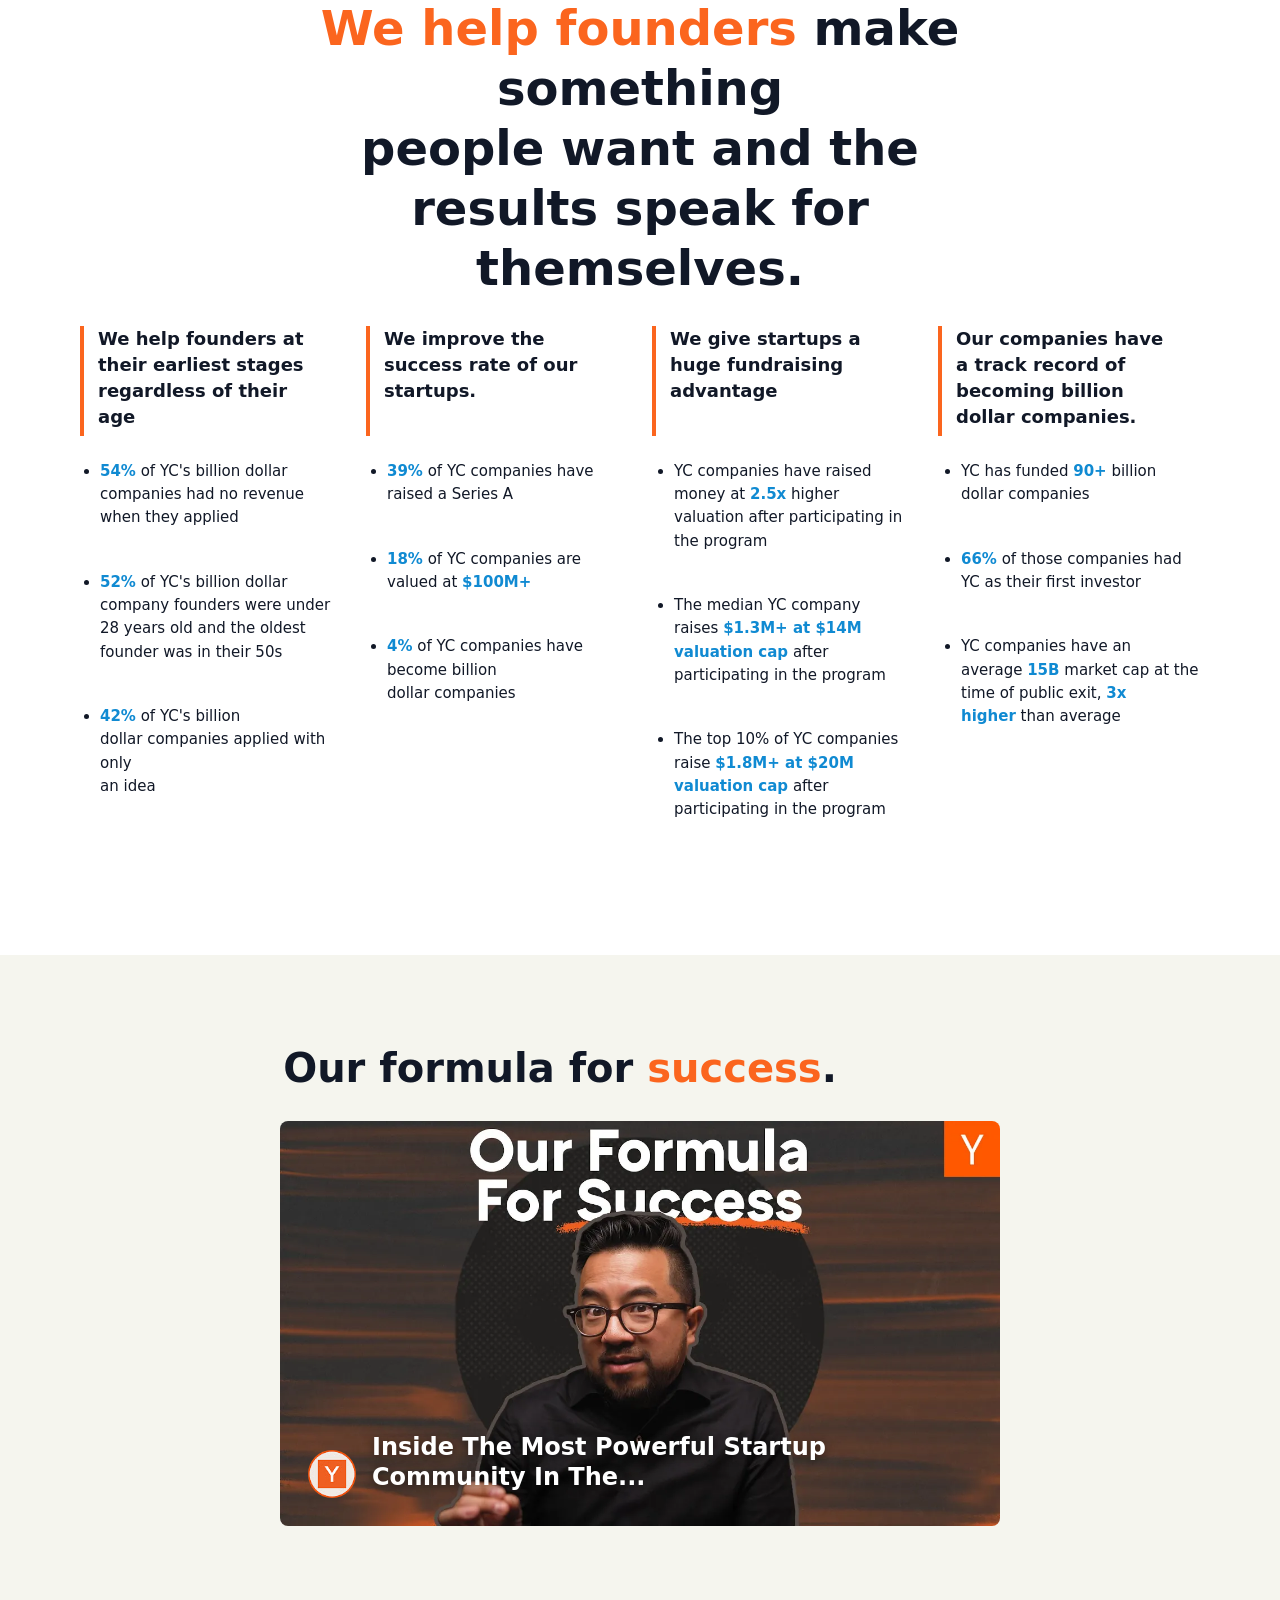
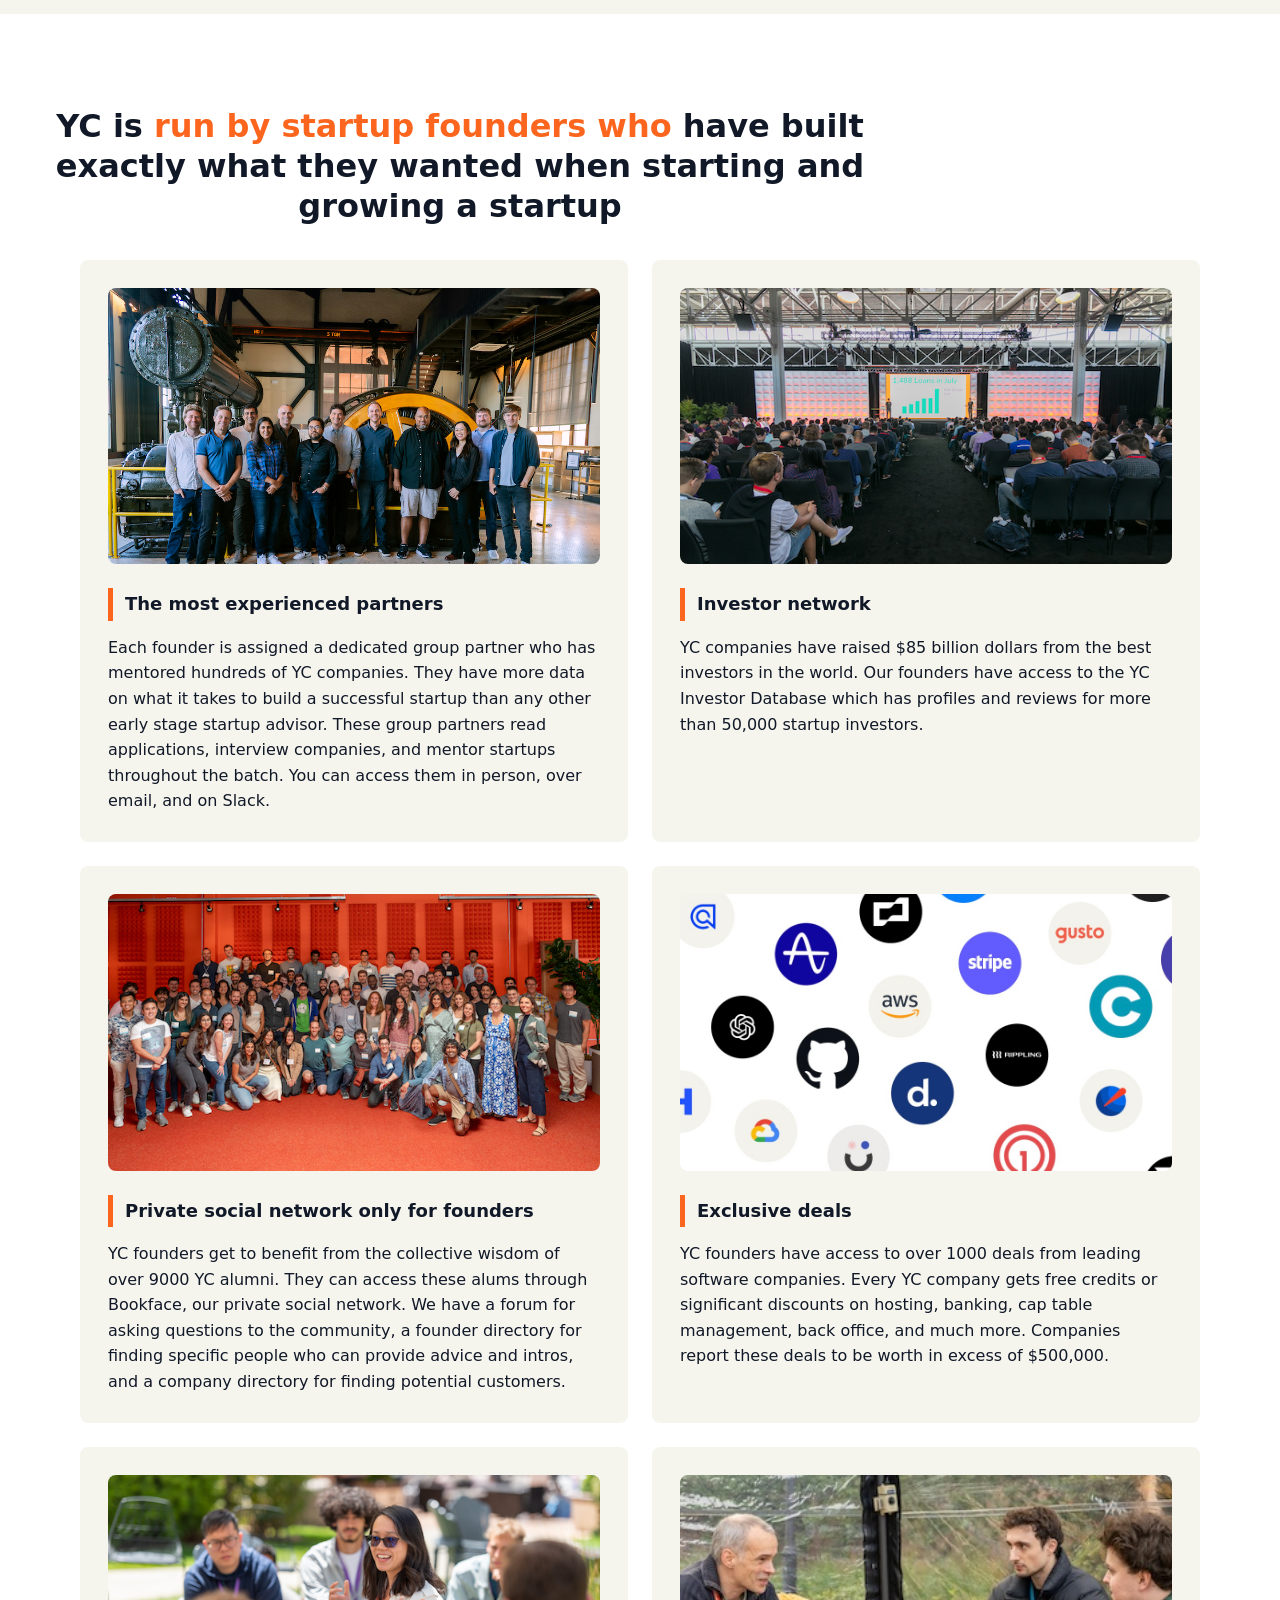
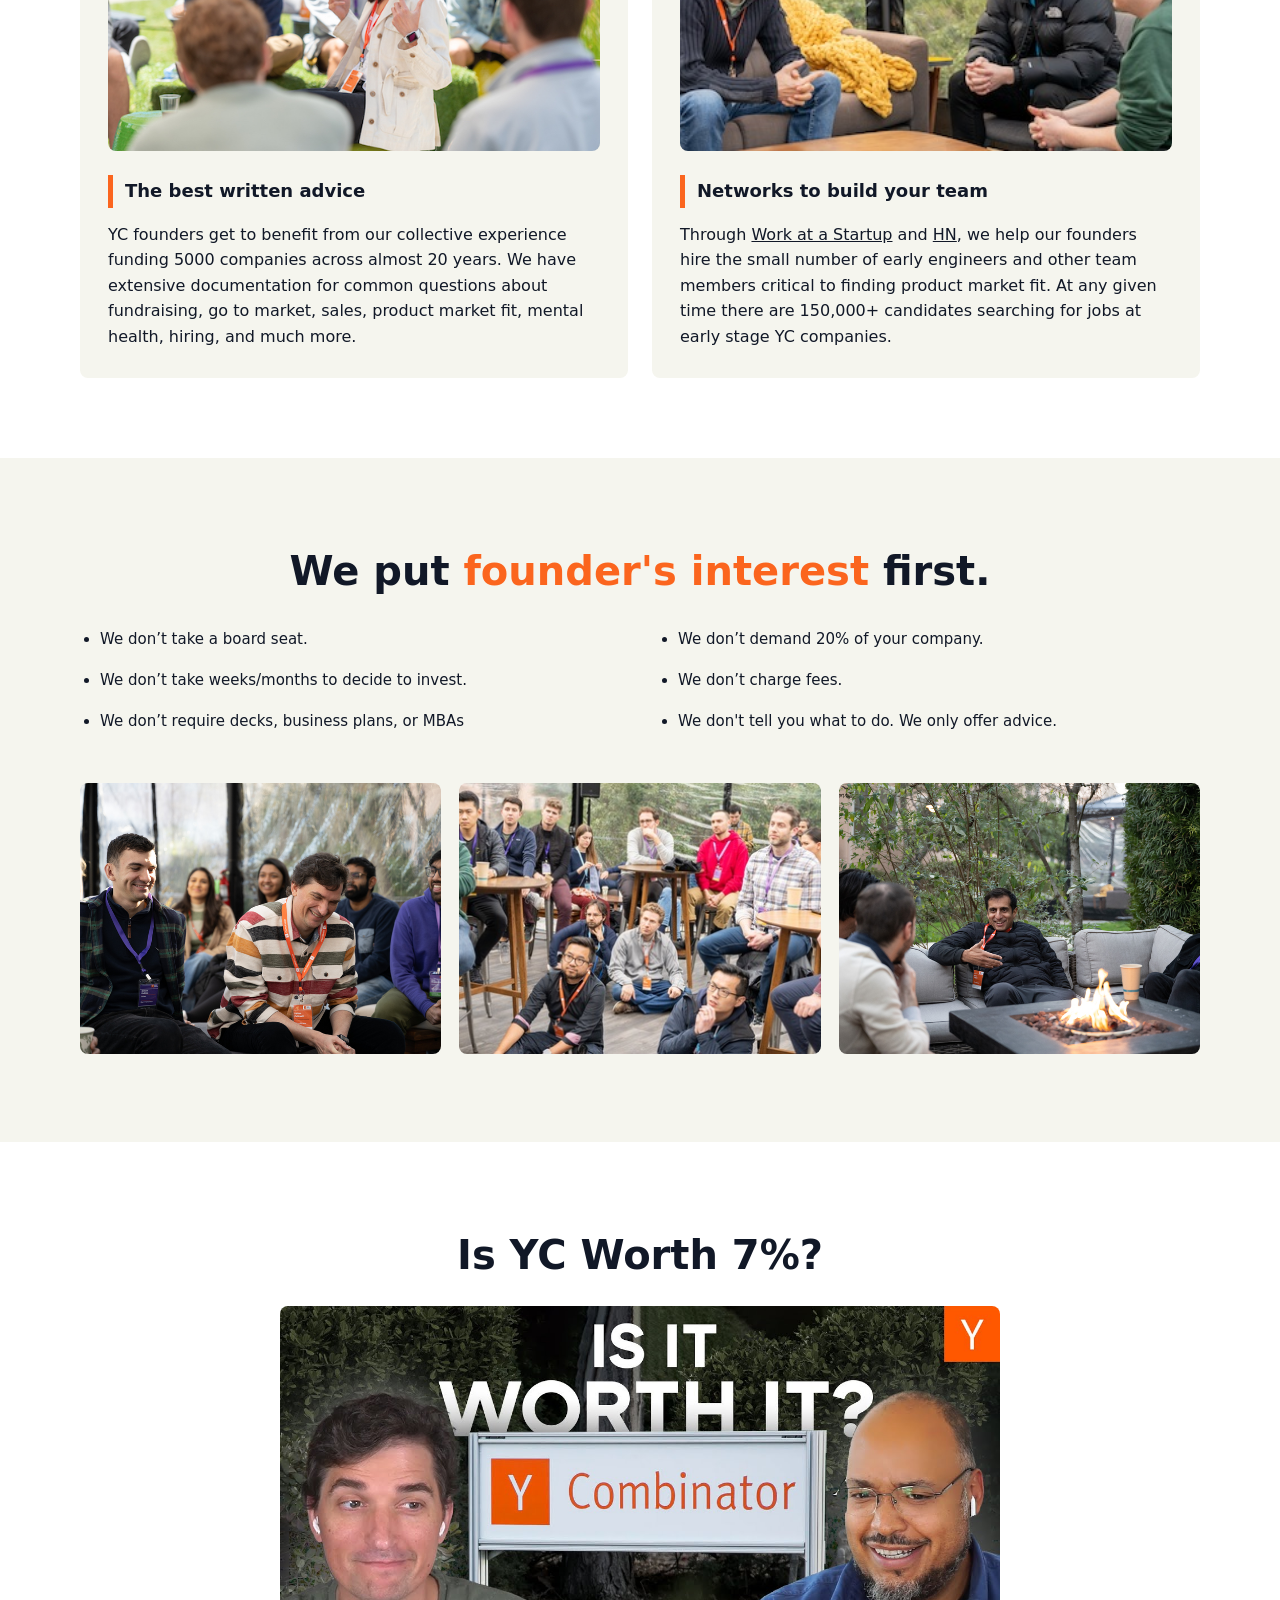
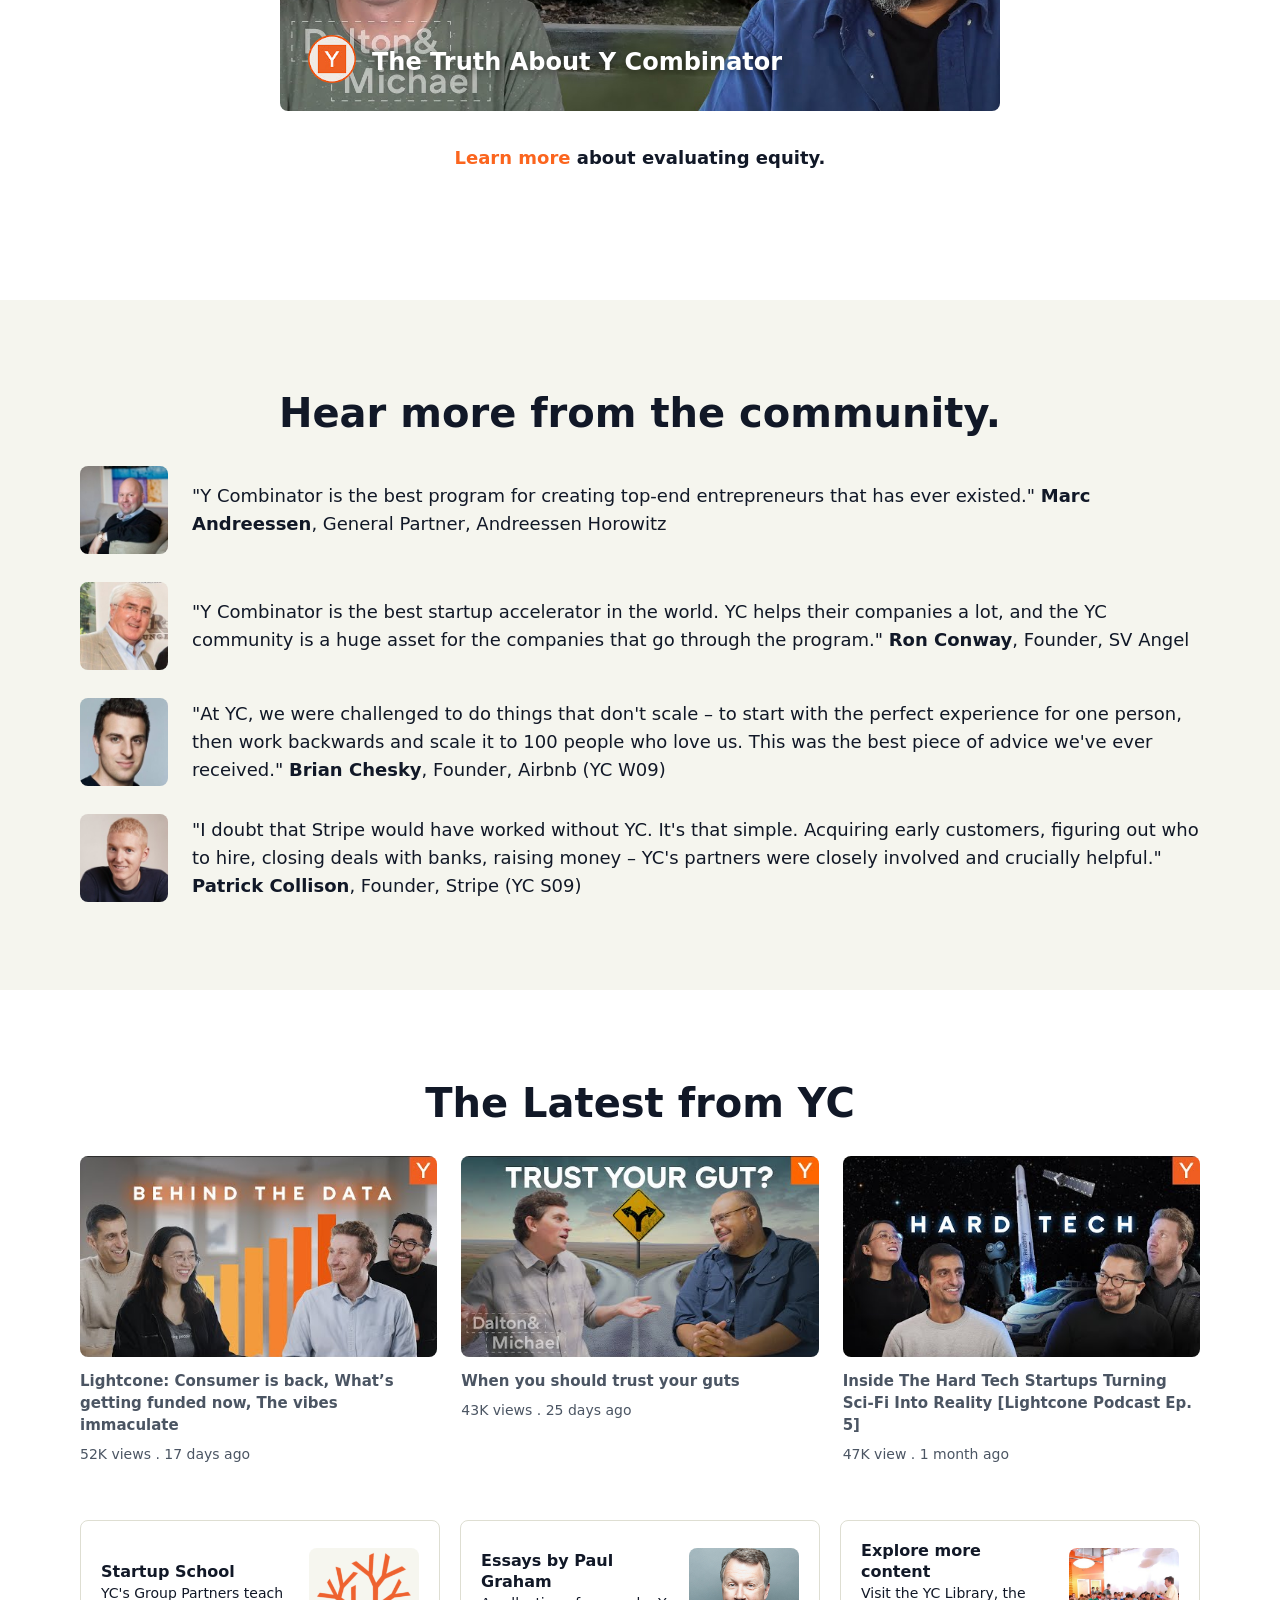
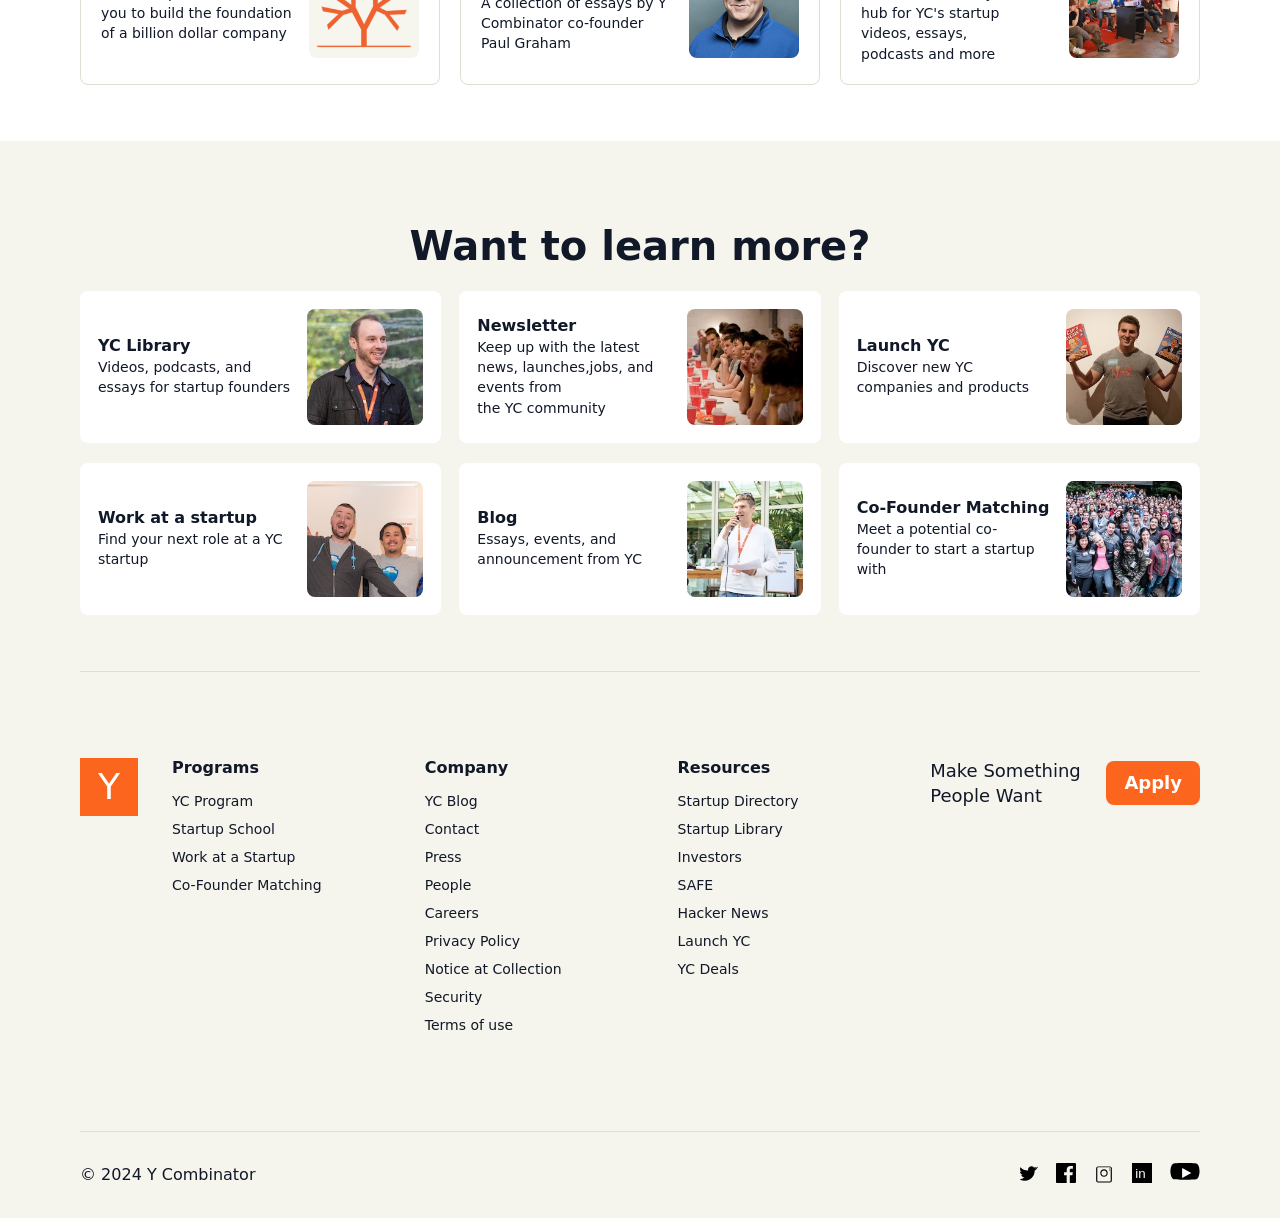
<file: index.html>
<!DOCTYPE html>
<html lang="en">
<head>
    <meta charset="UTF-8">
    <meta name="viewport" content="width=device-width, initial-scale=1.0">
    <title>Y Combinator Webpage</title>
    <link rel="stylesheet" href="./styles.css">
</head>
<body>
    <nav>
        <ul class="navs">
            <li class="big">Y</li>
            <li>About</li>
            <li>Companies</li>
            <li>Startup Jobs</li>
            <li>Find a Co-Founder </li>
            <li>Library</li>
            <li>SAFE</li>
            <li>Resources</li>
        </ul>
        <details class="mobile-menu">
            <summary aria-label="Open navigation menu">
                <span></span>
                <span></span>
                <span></span>
            </summary>
            <ul>
                <li>Startup Jobs</li>
                <li>Find a Co-Founder</li>
                <li>Library</li>
                <li>SAFE</li>
                <li>Resources</li>
            </ul>
        </details>
        <ul class="apply">

            <li>Apply for <b>S2024</b> batch.</li>
            <li><button>Apply</button></li>
        </ul>
    </nav>
           <section class="all">
            <div class="why">
                <h5 class="comb">Why <br> <span class="tor">Y Combinator?</span></h5>
                <p>We give startups a <br>disproportionate advantage.</p>
                <button>Apply to YC</button>
                 </div>
    
                 <div class="combine">
                    <img class="imgg" src="./Y Combinator images/why-yc-new-full-res-B8TvYziy (1).webp" alt="">
                 </div>
           </section>

           <section>
            <div class="bigbox">
                <div class="box">5,000<p class="span">funded startups</p></div>
                <div class="boxes">$600B<p class="span">combined valuation</p></div>
            </div>
           </section>

           <section class="comp">
            <div class="ylc">

                <div class="YC"><span class="top">YC Top Companies List by Revenue</span> <p class="words">Congratulations to the companies recognized on the inaugural YC Top Comapnies Lists by Revenue!</p></div>

                <div class="YC"><span class="top">YC Library</span><p class="word">Explore some of the best YC Videos,<br>podcasts and essays from over the years.<br>Come learn how to make something people want.</p></div>

                <div class="YC"><span class="top">The Standard Deal</span><p class="wordy">When a company is accepted into the YC batch program, we invest a total of $500,000.</p></div>
            </div>

            <div class="tops">
                <p>Top YC Companies</p>
            </div>

            <div class="images">
                <span class="stripe"><img src="./Y Combinator images/stripe-d1d72c19fe7fbfd9514ffbc26f1c5922a1b77fd7445c78a34fe319c03b986713 (1).png" alt="stripe"></span>
                <span><img src="./Y Combinator images/airbnb-423deceb57ea913e2f3a39a1c2b6ecb690f019933b4d767ac91121777aa59107 (1).png" alt="airbnb"></span>
                <span><img src="./Y Combinator images/instacart-81d147c59ca98d84b72f606de3af981da477423738120d3b2baec64c3162ba14 (1).png" alt="instacart"></span>
                <span><img src="./Y Combinator images/doordash-f41c839bb0522ead71e8d99ed3ae0495c04271f6f3f3edc6b0effbbff172bc1d (1).png" alt="doordash"></span>
                <span><img src="./Y Combinator images/cruise-38dda623d4f317a49a65099cd460bd1c6b3e4b91ffeccb6df0ec02284345b338 (1).png" alt="cruise"></span>
                <span class="twitch"><img src="./Y Combinator images/twitch-1b4772b83a73b6fa827ef467ecc17023a2bfbbf936633bffb5e93674690e74d6 (1).png" alt="twitch"></span>
                <span><img src="./Y Combinator images/coinbase-7d4f13e4f2ed0f6d3a608a7834517031d6663a0cbf1ba231d1dca2f079c091a2 (1).png" alt="coinbase"></span>
                <span><img src="./Y Combinator images/pagerduty-dc361aab31ef341eaed4d0a5a420c42f4d557745c67ffc5999c7b556c408d150 (1).png" alt="pagerduty"></span>
                <span><img src="./Y Combinator images/faire-3113845be6506be7761eaef7257e882b6e0c94081653c0f7459f8ed0c0596338 (1).png" alt="faire"></span>
                <span><img src="./Y Combinator images/brex-a76f83603a430f266cddacaceaf525080d91c3febf04ea8000ae1b4c67e8786f (1).png" alt="brex"></span>
                <span><img src="./Y Combinator images/deel-2eb5105300f66ebfa07b0ea805b6680d71c0b6de0272c3f75eebf6d2ae3077cf (1).png" alt="deel"></span>
                <span><img src="./Y Combinator images/rippling-100bc0c1cdabd9e38c671420ba16ba8f6d1af656dc3bc32eeeaa029f1bec257a (1).png" alt="rippling"></span>
                <span><img src="./Y Combinator images/reddit-d5ed3340e70326e6a372be76e2ec1b761a4d757954ae69311671f82f59afbedb (1).png" alt="reddit"></span>
                <span><img src="./Y Combinator images/gusto-b3f56f64a500a85cb44a2621db217778c9c698f83da59921e41c732dacdb3f35 (1).png" alt="gusto"></span>
                <span><img src="./Y Combinator images/flexport-ace3180f9926a45ed72eea63ed4c5a1a0aeb4e14ec7eb3ffff7c513aba07d0a9 (1).png" alt="flexport"></span>
                <span><img src="./Y Combinator images/dropbox-83b803aca663267bc2c480efca454ea8f9d31c39dd2ccba3856104a987e2692d (1).png" alt="dropbox"></span>
                <span><img src="./Y Combinator images/razorpay-7b4097215fa2d028e821d34bd3d1558309acd87ac5599e8164545e3a7fda5b95 (1).png" alt="razorpay"></span>
                <span><img src="./Y Combinator images/scale_ai-09562d62f19867f7e4af006fb0003148d1f0dff4ad32fa23e283c98a88044443 (1).png" alt="scail ai"></span>
                <span><img src="./Y Combinator images/gitlab-9998d8cb37a75de7004d679606bb8c5517d8c82848fb3e6ff13f8587143545b3 (1).png" alt="gitlab"></span>
                <span><img src="./Y Combinator images/benchling-cabc6ab6f92c92af620210d56c5cb872d5a2b77d3244924a4b35c0fba03aa411 (1).png" alt="benchling"></span>
                <span><img src="./Y Combinator images/fivetran-80f044801357e31b679f1c6adb33cd674b80a6fba2eef509dcb930f57118d324 (1).png" alt="fivetran"></span>
                <span><img src="./Y Combinator images/rappi-58eceb42cb4e6ba589842600cba0a0448e2ebe42a8ad4d0b9e26f1e6ccd9f36d (1).png" alt="rappi"></span>
               <span><img src="./Y Combinator images/checkr-dfe048bab6c8869e0faa186c947e1f8ba70fe25468952d432d6730bc7c64b557 (2).png" alt="checkr"></span>
               <span class="stripe"><img src="./Y Combinator images/zapier-a571989e13599601b2555b75551ee1cee4161f77df939d8f9d99ef750d6c9851 (1).png" alt="zapier"></span>
               <span><img src="./Y Combinator images/whatnot-44d4dfd2add836c788c42baa567fa4769b88f6e4da07d8f8eaf79d321b9be41c (1).png" alt="whatnot"></span> 
                <span><img src="./Y Combinator images/podium-403d2cf6edcf8bd760845e1a356161d69df559a59aeda2e36bf90b0454d75c85 (1).png" alt="podium"></span>
                <span><img src="./Y Combinator images/webflow-e0f324025f848a85519e046dfcffa3c517ad4470106e8ee54f697df16be929ce (1).png" alt="webflow"></span>
                <span><img src="./Y Combinator images/zepto-ed94889c5a2c2128ca2a39d5ce829a68cc792ed3e1b479089d2cbd3e03fa6483 (1).png" alt="zepto"></span>  
                <span><img src="./Y Combinator images/groww-b94b5a87bc987c7fa70ef04790d93b54fdca1d9edcf3d4d104865d740542fd4f (1).png" alt="groww"></span>
                <span><img src="./Y Combinator images/segment-bc64ab58b63ec0bdb1aa5888ca7771acabc39db12e9c30b4a5215014b766ffc4 (1).png" alt="segment"></span> 
                <span><img src="./Y Combinator images/ironclad-7ea21638879d20154e44f1614042b2fc93babefe9059a42835874975f73106d1 (1).png" alt="ironclad"></span>  
            </div>
           </section>

           <section>
            <div class="help">
                <div class="people"><span class="founders">We help founders</span> make something <br>people want and the results speak for <br><span class="them"> themselves.</span></div>
            </div>
            
            <div class="We">
                <div class="imp">We help founders at <br>their earliest stages <br>regardless of their <br>age</div>
                <div class="imp">We improve the <br>success rate of our <br>startups.</div>
                <div class="imp">We give startups a <br>huge fundraising <br>advantage</div>
                <div class="imp">Our companies have <br>a track record of <br>becoming billion <br>dollar companies.</div>
            </div>

            <div class="norms">
                <ul class="nom">
                   <li><span class="number">54%</span> of YC's billion dollar <br> companies had no revenue <br>when they applied</li><br>
                   <li><span class="number">52%</span> of YC's billion dollar <br> company founders were under <br>28 years old and the oldest <br> founder was in their 50s</li><br>
                   <li><span class="number">42%</span> of YC's billion <br> dollar companies applied with only <br>an idea</li>
                </ul>

                <ul class="nom2s">
                    <li><span class="number">39%</span> of YC companies have <br> raised a Series A</li> <br>
                     <li><span class="number">18%</span> of YC companies are <br> valued at <span class="number">$100M+</span></li> <br>
                     <li><span class="number">4%</span> of YC companies have <br> become billion <br> dollar companies</li><br>
                </ul>

                <ul class="nom2">
                    <li>YC companies have raised <br> money at <span class="number">2.5x</span> higher <br> valuation after participating in <br> the program</li><br>
                 <li>The median YC company <br> raises <span class="number">$1.3M+ at $14M <br> valuation cap</span> after <br> participating in the program</li><br>

                    <li>The top 10% of YC companies <br> raise <span class="number">$1.8M+ at $20M <br> valuation cap</span> after <br>participating in the program</li><br>
                </ul>
                <ul class="nom2s">
                    <li>YC has funded <span class="number">90+</span> billion <br> dollar companies</li><br>
                    <li><span class="number">66%</span> of those companies had <br> YC as their first investor</li><br>
                    <li>YC companies have an <br> average <span class="number">15B</span> market cap at the <br>time of public exit, <span class="number">3x <br> higher</span> than average</li> <br> 
                </ul>
            </div>
        </section>


        <section class="imgtext">
       <div class="">
        <div class="text">
            <p>Our formula for <span class="succ"> success</span>.</p>
        </div>
        <div class="imgdiv">
         <div>
            <img src="./Y Combinator images/maxresdefault (1).webp" alt="" > 

            <div class="insidep">
                <p class="inside">Inside The Most Powerful Startup  Community In The... </p>
            <span class="ypics"><img src="./Y Combinator images/ifXjPVUevGn8Imkoc0Rl4NPzlJq8P0-TnZl4jUiofwEuqXfMwzocwDnVjaU-8N3j-dPsLQezjTo=s68-c-k-c0x00ffffff-no-rj (1).jfif" alt=""></span>
            
            </div>
         </div>
        </div>
       </div>
        </section>

        <section>
            <div class="run">
         <p>YC is <span class="who"> run by startup founders who</span> have built <br> exactly what they wanted when starting and <br><span class="grow"> growing a startup</span></p>
            </div>

             <div class="parent">
                <div class="boxtext">
                   <span class="most"><img src="./Y Combinator images/most-experienced-partners-DX4ZPbr4 (1).jpg" alt=""></span>
                   <p class="part">The most experienced partners</p>
                   <p class="each">Each founder is assigned a dedicated group partner who has mentored hundreds of YC companies. They have more data on what it takes to build a successful startup than any other early stage startup advisor. These group partners read applications, interview companies, and mentor startups throughout the batch. You can access them in person, over email, and on Slack.</p>
                     </div>
    
            <div class="boxtext">
                <img src="./Y Combinator images/investor-network-DsrGWUIM (1).jpg " alt="">
                <p class="invest">Investor network</p>
                <p class="data">YC companies have raised $85 billion dollars from the best investors in the world. Our founders have access to the YC Investor Database which has profiles and reviews for more than 50,000 startup investors.</p>
            </div>
             </div>

            <div class="parent">
              <div class="boxtext">
                <span class="podium"><img src="./Y Combinator images/private-social-network-DAUtdNFy (1).jpg" alt=""> </span>
           <p class="private">Private social network only for founders</p>
           <p class="benefit">YC founders get to benefit from the collective wisdom of over 9000 YC alumni. They can access these alums through Bookface, our private social network. We have a forum for asking questions to the community, a founder directory for finding specific people who can provide advice and intros, and a company directory for finding potential customers.</p>

              </div>

              <div class="boxtext">
           <span class="sive"><img src="./Y Combinator images/exclusive-deals-DZOi8DL7 (1).jpg" alt=""></span>
           <p class="exclusive">Exclusive deals</p>
           <p class="access">YC founders have access to over 1000 deals from leading software companies. Every YC company gets free credits or significant discounts on hosting, banking, cap table management, back office, and much more. Companies report these deals to be worth in excess of $500,000.</p>
              </div>
             </div>

             <div class="parent">
                <div class="boxtext">
               <img src="./Y Combinator images/secret-handbook-BLok8-bB (1).jpg" alt="handbook">
               <p class="written">The best written advice</p>
               <p class="benefit">YC founders get to benefit from our collective experience funding 5000 companies across almost 20 years. We have extensive documentation for common questions about fundraising, go to market, sales, product market fit, mental health, hiring, and much more.</p>
                </div>

             
                <div class="boxtext">
                    <img src="./Y Combinator images/capital-after-batch-DQmLQXDH.jpg" alt="capital">
                    <p class="net">Networks to build your team</p>
                    <p class="access">Through <span class="work">Work at a Startup</span> and <span class="work">HN</span>, we help our founders hire the small number of early engineers and other team members critical to finding product market fit. At any given time there are 150,000+ candidates searching for jobs at early stage YC companies.</p>
            </div>
            </div> 
        </section>

        <section>
            <div class="bg">
        <p class="put">We put <span class="inn">founder's interest </span>first.</p>

         <div class="deck">
            <ul class="dont">
                <li>We don’t take a board seat.</li>
                <li>We don’t take weeks/months to decide to invest. </li>
                <li>We don’t require decks, business plans, or MBAs</li>
               </ul>
      
                <ul class="dont">
                <li>We don’t demand 20% of your company. </li>
                <li>We don’t charge fees.</li>
                <li>We don't tell you what to do. We only offer advice.</li>
                </ul>
         </div>
            
            <div class="three">
               <span class="left"><img src="./Y Combinator images/Left-BiSNksVM.jpg" alt="left"></span>
                <span class="middle"><img src="./Y Combinator images/Middle-ORNvunn1 (1).jpg" alt="middle"></span>
               <span class="right"><img src="./Y Combinator images/Right-CEqBBFo3 (1).jpg" alt="right"></span>
            </div>
        </div>
        </section>

        <section>
            <div class="maximg">
            <p class="worth">Is YC Worth 7%?</p>
            <span class="max"><img src="./Y Combinator images/maxresdefault (1).jpg" alt="max"></span>

            <span class="dalton"><img src="./Y Combinator images/ifXjPVUevGn8Imkoc0Rl4NPzlJq8P0-TnZl4jUiofwEuqXfMwzocwDnVjaU-8N3j-dPsLQezjTo=s68-c-k-c0x00ffffff-no-rj (1).jfif" alt=""></span>

            <p class="truth">The Truth About Y Combinator </p>
            </div>
            <p class="equity"><span class="about">Learn more </span> about evaluating equity.</p>
        </section>

        <section>
                 <div class="bg">
            <p class="hear">Hear more from the community.</p>

            <div class="Anderson">
                <div class="marc"><img src="./Y Combinator images/marc-andreessen-B6IB5XEE.jpg" alt=""></div>
                <p>"Y Combinator is the best program for creating top-end entrepreneurs that has ever existed."
                    <span class="con">Marc Andreessen</span>,
                    General Partner, Andreessen Horowitz</p>
            </div>

            <div class="Anderson">
                <div class="marc"><img src="./Y Combinator images/ron-conway-DahY8Lgh.jpg" alt=""></div>
                <p class="ron">"Y Combinator is the best startup accelerator in the world. YC helps their companies a lot, and the YC community is a huge asset for the companies that go through the program." <span class="con">Ron Conway</span>, Founder, SV Angel</p>
            </div>

            <div class="Anderson">
                <div class="marc"><img src="./Y Combinator images/brian-chesky-Dok3kT1b.jpg" alt="brian"></div>
                <p class="challenge">"At YC, we were challenged to do things that don't scale – to start with the perfect experience for one person, then work backwards and scale it to 100 people who love us. This was the best piece of advice we've ever received."
                    <span class="con">Brian Chesky</span>,
                    Founder, Airbnb (YC W09)</p>
            </div>

            <div class="Anderson">
                <div class="marc"><img src="./Y Combinator images/patrick-collinson-MjupD62W (1).jpg" alt="patrick"></div>
                <p class="pat">"I doubt that Stripe would have worked without YC. It's that simple. Acquiring early customers, figuring out who to hire, closing deals with banks, raising money – YC's partners were closely involved and crucially helpful."
                    <span class="con">Patrick Collison</span>, Founder, Stripe (YC S09)</p>
            </div>
        </div>
        </section>

        <section>
            <div>
                <p class="late">The Latest from YC</p>

                <div class="gut">
                    <div class="imma">
                        <div class="consumer"><img src="./Y Combinator images/hqdefault (13).jpg" alt=""></div>
                        <p class="back">Lightcone: Consumer is back, What’s getting funded now, The vibes immaculate</p>
                        <p class="views">52K views . 17 days ago</p>
                    </div>

                    <div class="you">
                      <div class="trust"><img src="./Y Combinator images/hqdefault (12).jpg" alt=""></div> 
                      <p class="should">When you should trust your guts</p> 
                      <p class="view">43K views . 25 days ago</p>
                    </div>

                    <div class="tech">
                        <div class="hard"><img src="./Y Combinator images/hqdefault (14).jpg" alt=""></div>
                        <p class="sci">Inside The Hard Tech Startups Turning Sci-Fi Into Reality [Lightcone Podcast Ep. 5]</p>
                         <p class="vew">47K view . 1 month ago</p>
                    </div>
                </div>
            </div>

            <div class="boxparent">
                <div class="teach">
                    <p class="group"><span class="black">Startup School </span><br> YC's Group Partners teach you to build the foundation of a billion dollar company</p>
                    <div class="school"><img src="./Y Combinator images/startupschool (1).png" alt=""></div>
                </div>
    
                <div class="by">
                    <p class="essay"><span class="black">Essays by Paul Graham </span><br> A collection of essays by Y Combinator co-founder Paul Graham</p>
                    <div class="paulg"><img src="./Y Combinator images/paulg (1).jpeg" alt=""></div>
                </div>
    
                <div class="pod">
                    <p class="explore"><span class="black">Explore more content</span> <br>Visit the YC Library, the hub for YC's startup videos, essays, <br>podcasts and more</p>
                    <div class="lecture"><img src="./Y Combinator images/paulglecture (1).png" alt=""></div>
                </div>
            </div>
        </section>

        <section>
                <div class="lat">
                    <p class="want">Want to learn more?</p> 
                    <div class="newsletter">
        
                    <div class="yclibrary">
                        <p class="video"> <span class="red">YC Library</span> <br>Videos, podcasts, and essays for startup founders</p>
                        <div><img src="./Y Combinator images/learn-more-library (1).jpg" alt=""></div>
                    </div>

                    <div class="letternews"> 
                       <p><span class="red">Newsletter</span> <br>Keep up with the latest news, launches,jobs, and events from <br> the YC community</p>
                       <div class="from"><img src="./Y Combinator images/learn-more-newsletter (1).jpg" alt=""></div>
                    </div>

                    <div class="launch">
                    <p><span class="red">Launch YC</span> <br>Discover new YC companies and products</p>
                    <div><img src="./Y Combinator images/learn-more-launch-yc (1).jpg" alt=""></div>
                    </div>
               </div>

               <div class="newsletter2">
                <div class="yclibrary">
                    <p><span class="red">Work at a startup <br></span> Find your next role at a YC startup</p>
                    <div class="waas"><img src="./Y Combinator images/learn-more-waas (1).jpg" alt=""></div>
                </div>

                <div class="letternews">
                    <p class="new"><span class="red">Blog</span> <br>Essays, events, and announcement from YC  </p>
                    <div class="blog"><img src="./Y Combinator images/learn-more-blog (1).jpg" alt=""></div>
                </div>

                <div class="launch">
                    <p class="reed"><span class="red">Co-Founder Matching</span> <br> Meet a potential co-founder to start a startup with</p>
                    <div class="moore"><img src="./Y Combinator images/learn-more-events (1).jpg" alt=""></div>
                </div>
               </div>

               <div class="programs">
                <p class="big2">Y</p>
                    <ul class="">
                        <li class="it">Programs</li>
                        <li>YC Program</li>
                        <li>Startup School</li>
                        <li>Work at a Startup</li>
                        <li>Co-Founder Matching</li>
                    </ul>

                    <ul class="company">
                        <li class="it">Company</li>
                        <li>YC Blog</li>
                        <li>Contact</li>
                        <li>Press</li>
                        <li>People</li>
                        <li>Careers</li>
                        <li>Privacy Policy</li>
                        <li>Notice at Collection</li>
                        <li>Security</li>
                        <li>Terms of use</li>
                    </ul>

                    <ul class="resources">
                        <li class="it">Resources</li>
                        <li>Startup Directory</li>
                        <li>Startup Library</li>
                        <li>Investors</li>
                        <li>SAFE</li>
                        <li>Hacker News</li>
                        <li>Launch YC</li>
                        <li>YC Deals</li>
                    </ul>
                    <ul class="apply2">
                        <li>Make Something People Want</li>
                        <li><button>Apply</button></li>
                    </ul>
                    <div>
                    </div>
               </div>
              </section>
                <section style="background-color: #F5F5EE; padding-top: 30px;" >
               <div class="twenty">
                <p>&copy; 2024 Y Combinator</p>

               <div class="svgs">
                <div class="twitterlogo">
                    <svg xmlns="http://www.w3.org/2000/svg" viewBox="0 0 24 24" width="20" height="20">
                        <path d="M22.46 6c-.77.35-1.6.58-2.46.69a4.15 4.15 0 001.83-2.28 8.29 8.29 0 01-2.63 1A4.13 4.13 0 0016.2 4c-2.29 0-4.15 1.85-4.15 4.14 0 .32.04.64.1.94A11.74 11.74 0 013 5.14a4.13 4.13 0 00-.56 2.08 4.13 4.13 0 001.84 3.44 4.07 4.07 0 01-1.87-.52v.05c0 2.01 1.44 3.68 3.35 4.06a4.15 4.15 0 01-1.87.07c.53 1.66 2.07 2.88 3.9 2.91A8.31 8.31 0 012 19.54a11.75 11.75 0 006.29 1.85c7.54 0 11.67-6.25 11.67-11.67l-.01-.53A8.3 8.3 0 0024 4.59a8.2 8.2 0 01-2.35.65A4.14 4.14 0 0022.46 6z"/>
                      </svg>
                </div>

                  <div class="facebooklogo">
                    <svg xmlns="http://www.w3.org/2000/svg" viewBox="0 0 24 24" width="20" height="20">
                        <path d="M22.675 0H1.325C.593 0 0 .592 0 1.325v21.351C0 23.407.593 24 1.325 24H12.82v-9.294H9.692v-3.622h3.128V8.413c0-3.1 1.894-4.788 4.659-4.788 1.325 0 2.463.099 2.796.143v3.24h-1.919c-1.504 0-1.794.715-1.794 1.763v2.31h3.588l-.467 3.622h-3.12V24h6.116c.73 0 1.324-.593 1.324-1.324V1.325C24 .592 23.407 0 22.675 0z"/>
                    </svg>
                  </div>

                  <div>
                  <svg xmlns="http://www.w3.org/2000/svg" viewBox="0 0 512 512" width="20" height="20">
                    <path fill="#000000" d="M407.102,86.9H104.898c-27.644,0-50.102,22.458-50.102,50.102v312.204c0,27.644,22.458,50.102,50.102,50.102h302.204c27.644,0,50.102-22.458,50.102-50.102V137.002C457.204,109.358,434.746,86.9,407.102,86.9z M427.204,449.306c0,14.095-11.441,25.536-25.536,25.536H110.332c-14.095,0-25.536-11.441-25.536-25.536V134.102c0-14.095,11.441-25.536,25.536-25.536h291.336c14.095,0,25.536,11.441,25.536,25.536V449.306z"/>
                    <path fill="#000000" d="M256,159.658c-52.656,0-95.342,42.686-95.342,95.342s42.686,95.342,95.342,95.342s95.342-42.686,95.342-95.342S308.656,159.658,256,159.658z M256,326.994c-37.573,0-68.331-30.758-68.331-68.331c0-37.573,30.758-68.331,68.331-68.331s68.331,30.758,68.331,68.331C324.331,296.236,293.573,326.994,256,326.994z"/>
                    <path fill="#000000" d="M401.659,124.244c-2.478,0-4.5,2.021-4.5,4.5v74.928c0,2.478,2.021,4.5,4.5,4.5c2.478,0,4.5-2.021,4.5-4.5V128.744C406.159,126.265,404.137,124.244,401.659,124.244z"/>
                  </svg>
                  </div>

                  <div class="insvg">
                    <svg xmlns="http://www.w3.org/2000/svg" viewBox="0 0 120 120" width="20">
                        <rect x="0" y="0" width="120" height="120" fill="#000000"/>
                        <text x="20" y="90" font-family="Arial" font-size="80" fill="#FFFFFF">in</text>
                      </svg>  
                  </div>
                  <div>
                    <svg xmlns="http://www.w3.org/2000/svg" viewBox="0 0 576 512" width="30" height="30">
                        <path fill="#000000" d="M549.655,121.24c-6.281-23.676-24.261-42.485-47.581-48.769C458.146,64,288,64,288,64S117.854,64,74.926,72.471 c-23.32,6.284-41.3,25.093-47.581,48.769C8.491,164.168,8,224,8,224s0.491,59.832,19.345,102.759 c6.281,23.676,24.262,42.485,47.581,48.769C117.854,384,288,384,288,384s170.146,0,213.074-8.471 c23.32-6.284,41.3-25.093,47.581-48.769C567.509,283.832,568,224,568,224S567.509,164.168,549.655,121.24z"/>
                        <path fill="#FFF" d="M233.14,352V160l176,96L233.14,352z"/>
                      </svg>
                      
                  </div>
               </div>
                
               </div>
            </div>
            
           
            
        </section>
        
</body>
</html>
</file>
<file: Y combintor.Css>
*{
    margin: 0;
    padding: 0;
}
ul{
    list-style-type: none;
}
nav{
    display: flex;
    justify-content: space-between;
    /* flex-direction: row; */
     align-items: center;
    /* max-width: 90%; */
    background-color: #F5F5EE;
    padding-top: 10px;

}
.navs{
    display: flex;
    align-items: center;
    justify-content: center;
    gap: 12px;
    margin-left: 90px;
    font-family: Avenir, ui-sans-serif, system-ui, sans-serif, "Apple Color Emoji", "Segoe UI Emoji", "Segoe UI Symbol", "Noto Color Emoji";
    font-style: normal;
    font-size: 16px;
    font-weight: 290;
    line-height: 20px;
    color: rgb(0, 0, 0);
    margin-left: 110px;
}
.apply{
    display: flex;
    list-style-type: none;
    margin-left: 90px;
    gap: 20px;
    margin-right: 150px;
}
.big{
    font-family: Avenir, ui-sans-serif, system-ui, sans-serif, "Apple Color Emoji", "Segoe UI Emoji", "Segoe UI Symbol", "Noto Color Emoji";
    font-style: normal;
    font-size: 35px;
    font-weight: 200;
    line-height: 16px;
    color: white;
    background-color: #F26522;
    padding: 23px 21px;
    /* height: 20%; */
}
.apply{
    font-family: Avenir, ui-sans-serif, system-ui, sans-serif, "Apple Color Emoji", "Segoe UI Emoji", "Segoe UI Symbol", "Noto Color Emoji";
    font-style: normal;
    font-size: 18px;
    font-weight: 250;
    line-height: 20px;
    color: rgb(0, 0, 0); ;
    align-items: center;

}
.apply button{
    color: white;
    background-color: #FB651E;
    padding: 9px 12px;
    border: none;
    border-radius: 9px;
    justify-content: center;
    font-style: normal;
    font-size: 18px;
    font-weight: 700;
    line-height: 29px;
    color: rgb(255, 255, 255);
}
.all{
    display: flex;
    align-items: center;
    justify-content: space-between;
    overflow-x: hidden;
    /* width: 90%; */
    /* height: 80%; */
    
}
.all .why{
    margin-left: 100px;
     margin-bottom:  0px; 
    flex: 2;
    max-width: 60%; 
    align-items: center;
    justify-content: center;
    /* width: 90%; */
    /* height: 80%; */

}
.all .combine{
    flex: 1;
    max-width: 48%;
    /* width: 30%; */
    /* height: 70%; */

}

.why .comb{
    font-family: Avenir, ui-sans-serif, system-ui, sans-serif, "Apple Color Emoji", "Segoe UI Emoji", "Segoe UI Symbol", "Noto Color Emoji";
    font-style: normal;
    font-size: 60.9px;
    font-weight: 600;
    line-height: 60px;
    color: rgb(0, 0, 0);

}
.why .tor{
    font-family: Avenir, ui-sans-serif, system-ui, sans-serif, "Apple Color Emoji", "Segoe UI Emoji", "Segoe UI Symbol", "Noto Color Emoji";
    font-style: normal;
    font-size: 70px;
    color: rgb(251, 101, 30);
    font-weight: 630;
    line-height: 90px;
}
.why p{
    top: -80px;
    position: relative;
    font-family: Avenir, ui-sans-serif, system-ui, sans-serif, "Apple Color Emoji", "Segoe UI Emoji", "Segoe UI Symbol", "Noto Color Emoji";
    font-style: normal;
    font-size: 24px;
    font-weight: 200;
    line-height: 32px;
    color: rgb(0, 0, 0);
}
.why button{
    position: relative;
    top: -85px;
    font-family:Avenir, ui-sans-serif, system-ui, sans-serif, "Apple Color Emoji", "Segoe UI Emoji", "Segoe UI Symbol", "Noto Color Emoji" ;
    background-color: #FDA942;
    font-size: 20px;
    font-weight: 700;
    line-height: 28px;
    color: rgb(255, 255, 255);
    border: none;
    border-radius: 10px;
    padding: 10px 50px;
}
    .box{
        width: 17.5%;
        height: 16vh;
        background-color: #F5F5EE;
        border-radius: 20px;
        margin-left: 600px;
        padding-top: 36px;
        color:rgb(251, 101, 30) ;
       font-family: Avenir, ui-sans-serif, system-ui, sans-serif, "Apple Color Emoji", "Segoe UI Emoji", "Segoe UI Symbol", "Noto Color Emoji";   
        font-style: normal;
        font-size: 40px;
        font-weight: 700;
        line-height: 40px;
         box-shadow: 6px 6px 6px rgba(0, 0, 0, 0.2);
    }
    .boxes{
        width: 17.5%;
        height: 16vh;
        background-color: #F5F5EE;
        border-radius: 20px;
        margin-left: 600px;
        padding-top: 36px; 
        color:rgb(251, 101, 30) ;
       font-family: Avenir, ui-sans-serif, system-ui, sans-serif, "Apple Color Emoji", "Segoe UI Emoji", "Segoe UI Symbol", "Noto Color Emoji";   
        font-style: normal;
        font-size: 40px;
        font-weight: 700;
        line-height: 40px;
        box-shadow: 6px 6px 6px rgba(0, 0, 0, 0.2);
    }
    .bigbox{
        text-align: center;
        /* gap: 30px; */
        top: -460px;
        position: relative;     
    }
    .span{
        font-family: Avenir, ui-sans-serif, system-ui, sans-serif, "Apple Color Emoji", "Segoe UI Emoji", "Segoe UI Symbol", "Noto Color Emoji";
       font-style:normal;
       font-weight: 200; 
        Color: rgb(0 0 0);
        font-size: 17px;
        line-height:10px;
    }
    .YC{
      width: 28%;
      height: 25vh;
      background-color: white ;
      border-radius: 10px;
      position: relative;
      top: 40px;
      box-shadow: 0px 0px 0px rgba(0, 0, 0, 0.2);
      /* display: flex; */
      /* align-items: center; */
      /* justify-content: center; */
      
    }
    .ylc{
        display: flex;
        align-items: center;
        justify-content: center;
        gap: 6px;
        position: relative;
        top: 15px;
    }
    .comp{
        background-color: #F5F5EE;
        /* height: 400vh;  */
         top: -350px; 
         position: relative; 
    } 
     .top{
      color: blue;  
      margin-left: 40px;
      bottom: -20px;
      position: relative;
      font-family: Avenir, ui-sans-serif, system-ui, sans-serif, "Apple Color Emoji", "Segoe UI Emoji", "Segoe UI Symbol", "Noto Color Emoji";
      font-style: normal;
      font-size: 20px;
      font-weight: 600;
      line-height: 27px;
      color: rgb(16 138 210);    
    }
    .words{
        max-width: 80%;
        margin-left: 40px;
        margin-top: 30px;
        font-family: Avenir, ui-sans-serif, system-ui, sans-serif, "Apple Color Emoji", "Segoe UI Emoji", "Segoe UI Symbol", "Noto Color Emoji";
        font-style: normal;
        font-size: 16px;
        font-weight: 200;
        line-height: 24px;
        color: rgb(0, 0, 0);
    }
    .word{
        font-family: Avenir, ui-sans-serif, system-ui, sans-serif, "Apple Color Emoji", "Segoe UI Emoji", "Segoe UI Symbol", "Noto Color Emoji";
        font-style: normal;
        margin-top: 20px;
        font-size: 16px;
        font-weight: 200;
        line-height: 23px;
        color: rgb(0, 0, 0);
        padding-left: 30px;
        max-width: 80%;
        /* word-spacing: 2px; */
    }
    .wordy{
        font-family: Avenir, ui-sans-serif, system-ui, sans-serif, "Apple Color Emoji", "Segoe UI Emoji", "Segoe UI Symbol", "Noto Color Emoji";
        font-style: normal;
        margin-top: 30px;
        font-size: 16px;
        font-weight: 200;
        line-height: 24px;
        color: rgb(0, 0, 0);
        word-spacing: 2.7px;
        padding-left: 30px;
        max-width: 80%;
    }
    .tops{
        display:flex ;
        justify-content: center;
        align-items: center;
        font-family: Avenir, ui-sans-serif, system-ui, sans-serif, "Apple Color Emoji", "Segoe UI Emoji", "Segoe UI Symbol", "Noto Color Emoji";
        font-style: normal;
        font-size: 30px;
        font-weight: 500;
        line-height: 36px;
        color: rgb(0 0 0);
        margin-top: 130px;
    }
    .images{
        max-width: 90%;
        margin: 0 auto;
        position: relative;
        bottom: 30px;
    }
    .images span img{
        width: 94.5px;
        margin: 5px; 
        padding: 15px 20px;
        padding-bottom: 20px ;
        background-color: white; 
       text-align:center;
       border-radius: 5px;
    }
    .images .stripe{
    padding: 0;
    padding-bottom: 0;
    margin: 0;
    width: 0;
    }
    .help{
        /* display: flex; */
        /* align-items: center; */
        /* justify-content: center; */
        margin-left: 500px;
        position: relative;
        top: -270px;
    }
    .people{
   font-family: Avenir ui-sans-serif, system-ui, sans-serif, "Apple Color Emoji", "Segoe UI Emoji", "Segoe UI Symbol", "Noto Color Emoji";
   font-style: normal;
   font-size: 30px;
   font-weight: 500;
   line-height: 45px;
   color: rgb(0, 0, 0);
   word-spacing: 10px;
}
.founders{
    color: rgb(251 101 30);
}
.them{
    margin-left: 170px;
}
.We{
    display: flex;
    align-items: center;
    justify-content: space-evenly;
    position: relative;
    bottom: 220px;
}
.imp{
border-left: 4px solid #FB651E;
padding-left: 12px;
height: 120px;
font-family: Avenir, ui-sans-serif, system-ui, sans-serif, "Apple Color Emoji", "Segoe UI Emoji", "Segoe UI Symbol", "Noto Color Emoji";
font-style: normal;
font-size: 18px;
font-weight: 500;
line-height: 27px;
color: rgb(0, 0, 0);
}
.nom{
     /* display: flex; */
    /* justify-content: space-evenly; */
    list-style-type: disc;
    font-family: Avenir, ui-sans-serif, system-ui, sans-serif, "Apple Color Emoji", "Segoe UI Emoji", "Segoe UI Symbol", "Noto Color Emoji";
    font-style: normal;
    font-size: 16px;
    font-weight: 500;
    line-height: 24px;
    color: rgb(0, 0, 0);
     text-align: left;
     margin-bottom: 70px;
}
   .number{
    color: rgb(38, 139, 210);
   } 
   .nom2{
    /* display: flex; */
    /* justify-content: space-evenly; */
    list-style-type: disc;
    font-family: Avenir, ui-sans-serif, system-ui, sans-serif, "Apple Color Emoji", "Segoe UI Emoji", "Segoe UI Symbol", "Noto Color Emoji";
    font-style: normal;
    font-size: 16px;
    font-weight: 500;
    line-height: 24px;
    color: rgb(0, 0, 0); 
    text-align: left;
   }
   .nom2s{
    list-style-type: disc;
    font-family: Avenir, ui-sans-serif, system-ui, sans-serif, "Apple Color Emoji", "Segoe UI Emoji", "Segoe UI Symbol", "Noto Color Emoji";
    font-style: normal;
    font-size: 16px;
    font-weight: 500;
    line-height: 24px;
    color: rgb(0, 0, 0);
    margin-bottom: 120px;
    text-align: left;
    
   }
   .norms{
    display: flex;
    align-items: center;
    justify-content: center;
    list-style-type: disc;
    position: relative;
    bottom: 200px;
    gap: 40px;
    /* max-width: 150%; */
    text-align: left;

   }
   .two{
    /* margin-right: 50px; */
   }
   .text{
    display: flex;
    align-items: center;
    justify-content: center;
    font-family: Avenir, ui-sans-serif, system-ui, sans-serif, "Apple Color Emoji", "Segoe UI Emoji", "Segoe UI Symbol", "Noto Color Emoji";
    font-style: normal;
    font-size: 30px;
    font-weight: 500;
    line-height: 36px;
    color: rgb(0, 0, 0);
    position: relative;
    top: 40px;
   }
   .imgtext .imgdiv img{
    /* max-width: 80%; */
    position: relative;
    margin-left: 25%; 
    /* margin-right: 36px; */
    width: 50%;
   margin-top: 60px;
 }
 .imgtext{
    background-color: #F5F5EE;
    /* background-color: #F26522; */
    position: relative;
    bottom: 140px;
    /* height: 70vh; */
    /* margin-top: 73px; */
    /* padding-bottom: 9px; */
 }
 .succ{
    color: rgb(251, 101, 30);
 }
 .imgtext .imgdiv .ypics img{
   width: 50px;
   height: 50px; 
   border-radius: 50px;
    position: relative; 
   bottom: 490px;
   line-height: 10px;
 }
 .insidep{
   margin-left: 30px; 
 }
 .imgdiv .inside{
    align-items: center;
    font-size: 20px;
    justify-content: center;
    display: flex;
    bottom : 380px;
    /* margin-top: -360px; */
    color: white;
    position: relative;
    margin-left: -49px;
    text-shadow: 2px 1px 2px black;
    word-spacing: 5px;
    /* margin-bottom: 400px; */
 }
 .run{
    display: flex;
    align-items: center;
    justify-content: center;
    font-family: Avenir, ui-sans-serif, system-ui, sans-serif, "Apple Color Emoji", "Segoe UI Emoji", "Segoe UI Symbol", "Noto Color Emoji";
    font-style: normal;
    font-size: 30px;
    font-weight: 500;
    line-height: 45px;
    color: rgb(0 0 0);
    position: relative;
    bottom: 90px;
 }
 .who{
    color: rgb(251, 101, 30);
 }
 .grow{
    display: flex;
    align-items: center;
    justify-content: center;
 }
 .who{
    color: rgb(251, 101, 30);
 }
 .grow{
    display: flex;
    align-items: center;
    justify-content: center;
 }
.boxtext{
    height: 80vh;
    width: 40%;
    background: #F5F5EE;
    border-radius: 20px;
    margin-top: -30px;
    /* text-align: center; */
}
    .parent{
    display: flex;
    align-items: center;
    justify-content: center;
    gap: 20px;
    margin-bottom: 59px;
}
 .boxtext .most img{
    width: 90%;
    /* height: 32vh; */
    margin-top: 30px;
    border-radius: 10px;
    margin-left: 30px;
    object-fit: cover;
   
}
.boxtext img{
    width: 90%;
    height: 35vh;
    margin-top: 20px;
    margin-left: 30px;
    border-radius: 10px;
    margin-top: 30px;
    object-fit: cover;
}
.part{
    margin-left: 40px;
    font-family:Avenir, ui-sans-serif, system-ui, sans-serif, "Apple Color Emoji", "Segoe UI Emoji", "Segoe UI Symbol", "Noto Color Emoji";
    font-style: normal;
    font-size: 16px;
    font-weight: 500;
    line-height: 16px;
    color: rgb(0, 0, 0);
    border-left: 5px solid #FB651E;
    padding: 5px;
    height: 12px;
}
.each{
    max-width: 80%;
    margin: 0 auto;
    font-family: Avenir, ui-sans-serif, system-ui, sans-serif, "Apple Color Emoji", "Segoe UI Emoji", "Segoe UI Symbol", "Noto Color Emoji";
    font-style: normal;
    font-size: 16px;
    font-weight: 200;
    line-height: 24px;
    color: rgb(0, 0, 0);
}
.invest{
    margin-left: 40px;
    font-family:Avenir, ui-sans-serif, system-ui, sans-serif, "Apple Color Emoji", "Segoe UI Emoji", "Segoe UI Symbol", "Noto Color Emoji";
    font-style: normal;
    font-size: 16px;
    font-weight: 500;
    line-height: 16px;
    color: rgb(0, 0, 0);
    border-left: 5px solid #FB651E;
    padding: 5px;
    height: 12px;   
}
.data{
    max-width: 80%;
    margin: 0 auto;
    font-family: Avenir, ui-sans-serif, system-ui, sans-serif, "Apple Color Emoji", "Segoe UI Emoji", "Segoe UI Symbol", "Noto Color Emoji";
    font-style: normal;
    font-size: 16px;
    font-weight: 200;
    line-height: 24px;
    color: rgb(0, 0, 0);
}
.boxtext .podium img{
    width: 90%;
    height: 35vh;
}
.boxtext .exclusive img{
   width: 85%;
}
.private{
    margin-left: 40px;
    font-family:Avenir, ui-sans-serif, system-ui, sans-serif, "Apple Color Emoji", "Segoe UI Emoji", "Segoe UI Symbol", "Noto Color Emoji";
    font-style: normal;
    font-size: 16px;
    font-weight: 500;
    line-height: 16px;
    color: rgb(0, 0, 0);
    border-left: 5px solid #FB651E;
    padding: 5px;
    height: 12px;     
}
.benefit{
    max-width: 80%;
    margin: 0 auto;
    font-family: Avenir, ui-sans-serif, system-ui, sans-serif, "Apple Color Emoji", "Segoe UI Emoji", "Segoe UI Symbol", "Noto Color Emoji";
    font-style: normal;
    font-size: 16px;
    font-weight: 200;
    line-height: 24px;
    color: rgb(0, 0, 0); 
}
.exclusive{
    margin-left: 40px;
    font-family:Avenir, ui-sans-serif, system-ui, sans-serif, "Apple Color Emoji", "Segoe UI Emoji", "Segoe UI Symbol", "Noto Color Emoji";
    font-style: normal;
    font-size: 16px;
    font-weight: 500;
    line-height: 16px;
    color: rgb(0, 0, 0);
    border-left: 5px solid #FB651E;
    padding: 5px;
    height: 12px;      
}
.access{
    max-width: 80%;
    margin: 0 auto;
    font-family: Avenir, ui-sans-serif, system-ui, sans-serif, "Apple Color Emoji", "Segoe UI Emoji", "Segoe UI Symbol", "Noto Color Emoji";
    font-style: normal;
    font-size: 16px;
    font-weight: 200;
    line-height: 24px;
    color: rgb(0, 0, 0); 
}
.written{
    margin-left: 40px;
    font-family:Avenir, ui-sans-serif, system-ui, sans-serif, "Apple Color Emoji", "Segoe UI Emoji", "Segoe UI Symbol", "Noto Color Emoji";
    font-style: normal;
    font-size: 16px;
    font-weight: 500;
    line-height: 16px;
    color: rgb(0, 0, 0);
    border-left: 5px solid #FB651E;
    padding: 5px;
    height: 12px;        
}
.net{
    margin-left: 40px;
    font-family:Avenir, ui-sans-serif, system-ui, sans-serif, "Apple Color Emoji", "Segoe UI Emoji", "Segoe UI Symbol", "Noto Color Emoji";
    font-style: normal;
    font-size: 16px;
    font-weight: 500;
    line-height: 16px;
    color: rgb(0, 0, 0);
    border-left: 5px solid #FB651E;
    padding: 5px;
    height: 12px;           
}
.work{
    text-decoration: underline;
}
.put{
    display: flex;
     align-items: center;
     justify-content: center;
     font-family: Avenir, ui-sans-serif, system-ui, sans-serif, "Apple Color Emoji", "Segoe UI Emoji", "Segoe UI Symbol", "Noto Color Emoji";
     font-style: normal;
     font-size: 30px;
     font-weight: 500;
     line-height: 36px;
     color: rgb(0, 0, 0);
     margin-top: 50px;
}
.inn{
  color: rgb(251, 101, 30);
  padding: 10px;
}
.deck{
     display: flex;
     align-items: center; 
    justify-content: space-evenly;     
}
.dont{
    list-style-type: square; 
     font-family: Avenir, ui-sans-serif, system-ui, sans-serif, "Apple Color Emoji", "Segoe UI Emoji", "Segoe UI Symbol", "Noto Color Emoji";
     font-style: normal;
     font-weight: 200;
     line-height: 24px;
     color: rgb(0, 0, 0);
     word-spacing: 2px;
}
.bg{
    background-color: #F5F5EE;
    padding-bottom: 80px;
    padding-top: 10px;
    /* margin-bottom: 1000px; */
}
.three{
display: flex;
/* align-items: center; */
justify-content: center;
gap: 35px;
padding: 0;
}

.three .left img{
    width: 99%;
    height: 36vh;
    /* object-fit: contain; */
border-radius: 10px;

}
.three .middle img{
    /* object-fit: contain; */
    width: 103%;
    height: 36vh;
    /* margin-top: 90px; */ 
border-radius: 10px;

}
.three .right img{
    width: 99%;
    height: 36vh;
    /* object-fit: contain; */
 border-radius: 10px;
}
.worth{
    display: flex;
    align-items: center;
    justify-content: center;
    margin-top: 80px;
   font-family:Avenir, ui-sans-serif, system-ui, sans-serif, "Apple Color Emoji", "Segoe UI Emoji", "Segoe UI Symbol", "Noto Color Emoji";
   font-style: normal;
   font-size: 30px;
   font-weight: 500;
   line-height: 36px;
   color: rgb(0, 0, 0);
}
.maximg .max img{
    width: 50%;
    height: 50%;
    /* max-width: 80%; */
    /* margin: 0 auto; */
    margin-left: 25%;
    margin-top: 3px;
}
.maximg .dalton img{
    width: 40px;
    height: 40px; 
    border-radius: 40px;
     position: relative; 
    bottom: 325px;
    line-height: 10px;
    margin-left: -660px;
}
.maximg .truth{
    align-items: center;
    font-size: 20px;
    justify-content: center;
    display: flex;
    bottom : 380px;
    /* margin-top: -360px; */
    color: white;
    position: relative;
    margin-right: 270px;
    text-shadow: 2px 1px 2px black;
    word-spacing: 5px;
}
.equity{
    display: flex;
    align-items: center;
    justify-content: center;
    font-family: Avenir, ui-sans-serif, system-ui, sans-serif, "Apple Color Emoji", "Segoe UI Emoji", "Segoe UI Symbol", "Noto Color Emoji";
    font-style: normal;
    font-size: 18px;
    font-weight: 500;
    line-height: 27px;
    color: rgb(0, 0, 0);
    bottom: 40px;
    position: relative;
}
.about{
    color: rgb(251, 101, 30);
    padding: 7px;
}
.hear{
    display: flex;
    align-items: center;
    justify-content: center;
    font-family: Avenir, ui-sans-serif, system-ui, sans-serif, "Apple Color Emoji", "Segoe UI Emoji", "Segoe UI Symbol", "Noto Color Emoji";
    font-style: normal;
    font-size: 30px;
    font-weight: 500;
    line-height: 36px;
    color: rgb(0, 0, 0);
    padding-top: 35px;
}
.Anderson .marc img{
    width: 105%;
    height: 10vh;
    object-fit: contain;
    border-radius: 9px;
}
.Anderson{
    max-width: 83%;
    margin: 0 auto;
    display: flex;
    align-items: center;
    justify-content: start;
    gap: 30px;
    word-spacing: 3px;
}
.Anderson p{
    width: 69%;
    font-family: Avenir, ui-sans-serif, system-ui, sans-serif, "Apple Color Emoji", "Segoe UI Emoji", "Segoe UI Symbol", "Noto Color Emoji";
    font-style: normal;
   font-size: 18px;
   font-weight: 200;
   line-height: 28px;
   color: rgb(0, 0, 0);
}
.Anderson .ron{
    width: 67%;
}
.con{
font-family: Avenir, ui-sans-serif, system-ui, sans-serif, "Apple Color Emoji", "Segoe UI Emoji", "Segoe UI Symbol", "Noto Color Emoji";
font-style: normal;
font-size: 16px;
font-weight: 700;
line-height: 24px;
}
.Anderson .challenge{
width: 84%;
}
.Anderson .pat{
    width: 80%;
}
.late{
    display: flex;
    align-items: center;
    justify-content: center;
    font-family:  Avenir, ui-sans-serif, system-ui, sans-serif, "Apple Color Emoji", "Segoe UI Emoji", "Segoe UI Symbol", "Noto Color Emoji"; 
    font-style: normal;
    font-size: 30px;
    font-weight: 500;
    line-height: 36px;
    color: rgb(0, 0, 0);
    margin-top: 80px;
    word-spacing: 2px;
}
.gut{
    gap: 0px;
}

.gut .consumer img{
    width: 80%;
    border-radius: 8px;
    height: 30vh;
    object-fit: cover;
}
.imma .back{
  width: 70%;
  font-family: Avenir, ui-sans-serif, system-ui, sans-serif, "Apple Color Emoji", "Segoe UI Emoji", "Segoe UI Symbol", "Noto Color Emoji";
  font-style: normal;
  font-size: 14px;
  font-weight: 700;
  line-height: 20px;
  color: rgb(75, 85, 99);
}
.imma .views{
    font-family: Avenir, ui-sans-serif, system-ui, sans-serif, "Apple Color Emoji", "Segoe UI Emoji", "Segoe UI Symbol", "Noto Color Emoji";
    font-style: normal;
    font-size: 14px;
    font-weight: 200;
    line-height: 20px;
    color:rgb(75, 85, 99) ;
    margin-top: -18px;
}
.you .view{
    font-family: Avenir, ui-sans-serif, system-ui, sans-serif, "Apple Color Emoji", "Segoe UI Emoji", "Segoe UI Symbol", "Noto Color Emoji";
    font-style: normal;
    font-size: 14px;
    font-weight: 200;
    line-height: 20px;
    color:rgb(75, 85, 99) ;
    margin-top: -18px;
    position: relative;
    right: 70px;
}
.tech .vew{
    font-family: Avenir, ui-sans-serif, system-ui, sans-serif, "Apple Color Emoji", "Segoe UI Emoji", "Segoe UI Symbol", "Noto Color Emoji";
    font-style: normal;
    font-size: 14px;
    font-weight: 200;
    line-height: 20px;
    color:rgb(75, 85, 99) ;
    margin-top: -18px;  
    position: relative;
    left: 140px; 
}
.you .should{
    width: 130%;
    position: relative;
    right: 70px;
    font-family: Avenir, ui-sans-serif, system-ui, sans-serif, "Apple Color Emoji", "Segoe UI Emoji", "Segoe UI Symbol", "Noto Color Emoji";
  font-style: normal;
  font-size: 14px;
  font-weight: 700;
  line-height: 20px;
  color: rgb(75, 85, 99);
}
.tech .sci{
    width: 80%;
    font-family: Avenir, ui-sans-serif, system-ui, sans-serif, "Apple Color Emoji", "Segoe UI Emoji", "Segoe UI Symbol", "Noto Color Emoji";
    font-style: normal;
    font-size: 14px;
    font-weight: 700;
    line-height: 20px;
    color: rgb(75, 85, 99);
    position: relative;
    left: 140px;
}
.gut .trust img{
    width: 200%;
    height: 30vh;
    border-radius: 8px;
    margin-left: -62px;
    object-fit: cover;    
}
.gut .hard img{
    width: 75%;
    margin-left: 190px;
    height: 30vh;
    border-radius: 8px;
    /* margin-right: 90px; */
    position: relative;
    left: -53px;
    object-fit: cover;    
} 
.gut{
    display: flex;
    align-items: center;
    justify-content: center;
    max-width: 80%;
    margin: 0 auto;
}
.gut .you{
    padding-bottom: 19px;
}
 .group{
    width: 350%;
    font-family: Avenir, ui-sans-serif, system-ui, sans-serif, "Apple Color Emoji", "Segoe UI Emoji", "Segoe UI Symbol", "Noto Color Emoji";
    font-style: normal;
    font-size: 14px;
    font-weight: 200;
    line-height: 20px;
    color: rgb(0 0 0);
}
.teach .school img{
    width: 60%;
    border-radius: 5px;

}
.teach{
    display: flex;
    /* align-items: center; */
    /* gap: 0px; */
    margin: 0 auto;
}
 .essay{
    width: 900%;
    font-family: Avenir, ui-sans-serif, system-ui, sans-serif, "Apple Color Emoji", "Segoe UI Emoji", "Segoe UI Symbol", "Noto Color Emoji";
    font-style: normal;
    font-size: 14px;
    font-weight: 200;
    line-height: 20px;
    word-spacing: 5px;

    /* color: rgb(0 0 0); */
}
.by .paulg img{
    width: 500%;
    border-radius: 10px;
    position: relative;
    top: 20px;
    left: 40px;
}
.by{
    display: flex;
    /* align-items: center; */
    /* gap: 90px; */

}
.explore{
    width: 200%;
    font-family: Avenir, ui-sans-serif, system-ui, sans-serif, "Apple Color Emoji", "Segoe UI Emoji", "Segoe UI Symbol", "Noto Color Emoji";
    font-style: normal;
    font-size: 14px;
    font-weight: 200;
    line-height: 20px;
    color: rgb(0 0 0);
    margin-top: 40px;
} 
.pod .lecture img{
    width: 30%;
    border-radius: 10px;
    margin-top: 40px;
}
.pod{   
    display: flex;
    position: relative;
    left: 130px;
    margin-bottom: 50px;
    
}
.boxparent{
  display: flex;
  align-items: center;
  justify-content: center;
  /* margin-left: 10px; */
  max-width: 79.9%;
  margin: 0 auto;
  gap: 40px;
}
.black{
    font-family: Avenir, ui-sans-serif, system-ui, sans-serif, "Apple Color Emoji", "Segoe UI Emoji", "Segoe UI Symbol", "Noto Color Emoji";
    font-style: normal;
    font-size: 16px;
    font-weight: 700;
    line-height: 24px;
}
.want{
 display: flex;
 align-items: center;
 justify-content: center;
 font-family: Avenir, ui-sans-serif, system-ui, sans-serif, "Apple Color Emoji", "Segoe UI Emoji", "Segoe UI Symbol", "Noto Color Emoji";
 font-style: normal;
 font-size:30px;
 font-weight: 500 ;
 line-height: 36px ;
 color: rgb(0, 0, 0);
 padding-top: 70px;
}
.yclibrary{
    width: 26%;
    height: 20vh;
    background-color: white;
    border-radius: 8px;
}
.letternews{
    width: 26%;
    height: 20vh;
    background-color: white; 
    border-radius: 8px;

}
.launch{
    width: 26%;
    height: 20vh;
    background-color: white;
    border-radius: 8px;
}
.newsletter{
    display: flex;
    align-items: center;
    justify-content: center;
    gap: 10px;
    padding-top: 20px;
}
.lat{
    background-color: #F5F5EE;
    /* height: 90vh;  */
    /* padding-bottom: 90px; */
    /* margin-bottom: 30px; */
     /* width: 50%; */
   margin: 0 auto;
   /* border-bottom: 1px solid red; */

}
.yclibrary img{
    width: 70%;
    border-radius: 10px;
    position: relative;
    left: 20px;
    /* display: flex; */
}
.yclibrary .video{
    width: 80%;
    position: relative;
    bottom: 10px;
    margin-left: 20px;
    font-family: Avenir, ui-sans-serif, system-ui, sans-serif, "Apple Color Emoji", "Segoe UI Emoji", "Segoe UI Symbol", "Noto Color Emoji";
    font-size: 14px;
    font-style: normal;
    font-weight: 200;
    line-height: 20px;
    color: rgb(0, 0, 0);

}
.yclibrary{
    display: flex;
    align-items: center;
    justify-content: center;
    /* gap: 30px; */
}
.red{
    font-family: Avenir, ui-sans-serif, system-ui, sans-serif, "Apple Color Emoji", "Segoe UI Emoji", "Segoe UI Symbol", "Noto Color Emoji";
    font-size: 16px;
    font-style: normal;
    font-weight: 700;
    line-height: 24px;
    color: rgb(0, 0, 0);
    position: relative;
    bottom: 4px;
}
.letternews .from img{
    width: 90%;
    border-radius: 10px;
}
.letternews{
    display: flex;
    align-items: center;
    justify-content: center;

}
.letternews p{
    margin-left: 20px;
    font-family: Avenir, ui-sans-serif, system-ui, sans-serif, "Apple Color Emoji", "Segoe UI Emoji", "Segoe UI Symbol", "Noto Color Emoji";
    font-size: 14px;
    font-style: normal;
    font-weight: 200;
    line-height: 20px;
    color: rgb(0, 0, 0);
    position: relative;
    bottom: 5px;
}
.letternews .red{
    font-family: Avenir, ui-sans-serif, system-ui, sans-serif, "Apple Color Emoji", "Segoe UI Emoji", "Segoe UI Symbol", "Noto Color Emoji";
    font-size: 16px;
    font-style: normal;
    font-weight: 700;
    line-height: 24px;
    color: rgb(0, 0, 0);
    position: relative;
    bottom: 3%;
}
.launch img{
    width: 70%;
    border-radius: 10px;
    position: relative;
    left: 20px;
}
.launch{
    display: flex;
    align-items: center;
    justify-content: center;
}
.launch p{
    margin-left: 20px;
    font-family: Avenir, ui-sans-serif, system-ui, sans-serif, "Apple Color Emoji", "Segoe UI Emoji", "Segoe UI Symbol", "Noto Color Emoji";
    font-size: 14px;
    font-style: normal;
    font-weight: 200;
    line-height: 20px;
    color: rgb(0, 0, 0);
    position: relative;
    bottom: 22px; 
}
.launch .red{
    bottom: -1px;
}
.newsletter2{
    display: flex;
    align-items: center;
    justify-content: center;
    gap: 20px;
    padding-top: 20px;
}
.yclibrary p{
    position: relative;
    bottom: 10px;
    margin-left: 20px;
    font-family: Avenir, ui-sans-serif, system-ui, sans-serif, "Apple Color Emoji", "Segoe UI Emoji", "Segoe UI Symbol", "Noto Color Emoji";
    font-size: 14px;
    font-style: normal;
    font-weight: 200;
    line-height: 20px;
    color: rgb(0, 0, 0);
}
.yclibrary .waas img{
    width: 60%;
    border-radius: 10px;
    position: relative;
    left: 40px; 
}
.letternews .blog img{
    width: 70%;
    border-radius: 10px;
}
.letternews .new{
    margin-left: 20px;
    font-family: Avenir, ui-sans-serif, system-ui, sans-serif, "Apple Color Emoji", "Segoe UI Emoji", "Segoe UI Symbol", "Noto Color Emoji";
    font-size: 14px;
    font-style: normal;
    font-weight: 200;
    line-height: 20px;
    color: rgb(0, 0, 0);
    position: relative;
    bottom: 15px;
}
.letternews .red{
   bottom: 2px; 
}
.launch .moore img{
    width: 75%;
    border-radius: 10px;
    position: relative;
    left: 10px; 
}
.launch .reed{
    margin-left: 20px;
    font-family: Avenir, ui-sans-serif, system-ui, sans-serif, "Apple Color Emoji", "Segoe UI Emoji", "Segoe UI Symbol", "Noto Color Emoji";
    font-size: 14px;
    font-style: normal;
    font-weight: 200;
    line-height: 20px;
    color: rgb(0, 0, 0);
    position: relative;
    bottom: 20px; 
}
.launch .red{
    bottom: -1px;
}
.big2{
    font-family: Avenir, ui-sans-serif, system-ui, sans-serif, "Apple Color Emoji", "Segoe UI Emoji", "Segoe UI Symbol", "Noto Color Emoji";
    font-style: normal;
    font-size: 35px;
    font-weight: 200;
    line-height: 16px;
    color: white;
    background-color: #F26522;
    padding: 23px 21px;
    width: 22px;
    margin-bottom: 120px;
    margin-right: 20px;
}
.apply2{
    display: flex;
    list-style-type: none;
    /* margin-left: 90px; */
    gap: 20px;
    /* margin-left: 150px; */
    margin-bottom: 140px;
    font-family: Avenir, ui-sans-serif, system-ui, sans-serif, "Apple Color Emoji", "Segoe UI Emoji", "Segoe UI Symbol", "Noto Color Emoji";
    font-style: normal;
    font-size: 19px;
    font-weight: 200;
    line-height: 28px;
    color: rgb(0, 0, 0);
}
.apply2 button{
    color: white;
    background-color: #FB651E;
    padding: 9px 12px;
    border: none;
    border-radius: 9px;
    justify-content: center;
    font-style: normal;
    font-size: 18px;
    font-weight: 700;
    line-height: 29px;
    color: rgb(255, 255, 255); 
    border: none; 
}
.programs{
    display: flex;
    align-items: center;
    justify-content: center;
    gap: 20px;
    padding-bottom: 10px;
    font-family: Avenir, ui-sans-serif, system-ui, sans-serif, "Apple Color Emoji", "Segoe UI Emoji", "Segoe UI Symbol", "Noto Color Emoji";
    font-style: normal;
    font-size: 14px;
    font-weight: 300;
    line-height: 30px;
    color: rgb(0, 0, 0);
    /* background-color: #F5F5EE; */
}
.resources{
    margin-top: 90px;
}
.company{
    margin-top: 150px;
    /* border-bottom: 1px solid #a5a59c; */

}
.it{
    font-family: Avenir, ui-sans-serif, system-ui, sans-serif, "Apple Color Emoji", "Segoe UI Emoji", "Segoe UI Symbol", "Noto Color Emoji";
    font-style: normal;
    font-size: 16px;
    font-weight: 600;
    line-height: 24px;
    color: rgb(0, 0, 0);
}
.insvg{
align-items: center;
justify-content: center;
}
.svgs{
    display: flex;
    align-items: center;
    gap: 30px;
}
.twenty{
    display: flex;
    align-items: center;
    justify-content: center;
    gap: 690px;
    padding-bottom: 30px;
        
    }
</file>
<file: styles.css>
*,
*::before,
*::after {
    box-sizing: border-box;
}

:root {
    --yc-orange: #fb651e;
    --yc-gold: #fda942;
    --yc-blue: #108ad2;
    --yc-cream: #f5f5ee;
    --text: #111827;
    --muted: #4b5563;
    --border: #deded2;
    --white: #ffffff;
    --shadow: 0 16px 40px rgba(17, 24, 39, 0.08);
}

html {
    scroll-behavior: smooth;
    overflow-x: hidden;
}

body {
    margin: 0;
    font-family: Avenir, ui-sans-serif, system-ui, -apple-system, BlinkMacSystemFont, "Segoe UI", sans-serif;
    color: var(--text);
    background: var(--white);
    overflow-x: hidden;
}

img {
    display: block;
    max-width: 100%;
}

button {
    font: inherit;
    cursor: pointer;
}

ul {
    list-style: none;
    margin: 0;
    padding: 0;
}

section {
    width: 100%;
}

nav,
.ylc,
.images,
.help,
.We,
.norms,
.text,
.imgdiv,
.run,
.parent,
.deck,
.three,
.maximg,
.equity,
.bg > .Anderson,
.gut,
.boxparent,
.newsletter,
.newsletter2,
.programs,
.twenty {
    width: min(1120px, calc(100% - 40px));
    margin-inline: auto;
}

nav {
    display: flex;
    align-items: center;
    justify-content: space-between;
    gap: 24px;
    padding-block: 24px;
    background: var(--yc-cream);
    position: relative;
    z-index: 3;
}

body::before {
    content: "";
    position: absolute;
    inset: 0 0 auto;
    height: 116px;
    background: var(--yc-cream);
    z-index: -1;
}

.navs,
.apply,
.apply2 {
    display: flex;
    align-items: center;
    gap: 18px;
}

.mobile-menu {
    display: none;
    position: relative;
}

.mobile-menu summary {
    display: grid;
    place-items: center;
    gap: 3px;
    width: 36px;
    height: 36px;
    border: 1px solid var(--border);
    border-radius: 8px;
    background: var(--white);
    cursor: pointer;
    list-style: none;
}

.mobile-menu summary::-webkit-details-marker {
    display: none;
}

.mobile-menu summary span {
    display: block;
    width: 17px;
    height: 2px;
    border-radius: 999px;
    background: var(--text);
}

.mobile-menu ul {
    position: absolute;
    top: calc(100% + 10px);
    right: 0;
    width: 220px;
    padding: 12px;
    border: 1px solid var(--border);
    border-radius: 8px;
    background: var(--white);
    box-shadow: var(--shadow);
    font-size: 15px;
    line-height: 1.4;
}

.mobile-menu li {
    padding: 10px 8px;
}

.navs {
    flex-wrap: wrap;
    font-size: 15px;
    font-weight: 500;
}

.big,
.big2 {
    display: grid;
    place-items: center;
    width: 58px;
    height: 58px;
    padding: 0;
    margin: 0;
    color: var(--white);
    background: var(--yc-orange);
    font-size: 36px;
    line-height: 1;
}

.apply {
    flex-shrink: 0;
    font-size: 16px;
}

.apply button,
.apply2 button,
.why button {
    border: 0;
    border-radius: 8px;
    color: var(--white);
    background: var(--yc-orange);
    font-weight: 700;
    line-height: 1;
    padding: 13px 18px;
}

.all {
    position: relative;
    display: grid;
    grid-template-columns: minmax(360px, calc((100% - 1120px) / 2 + 580px)) minmax(420px, 1fr);
    align-items: center;
    min-height: 506px;
    overflow: hidden;
}

body > * {
    max-width: 100%;
}

.all .why {
    grid-column: 1;
    justify-self: center;
    width: min(500px, calc(100% - 40px));
    max-width: none;
    margin: 0;
    padding-block: 48px;
    z-index: 2;
}

.all .combine {
    grid-column: 2;
    align-self: stretch;
    max-width: none;
    margin: 0;
}

.why .comb {
    margin: 0;
    font-size: clamp(48px, 5.3vw, 68px);
    font-weight: 700;
    line-height: 0.98;
    letter-spacing: 0;
}

.why .tor,
.succ,
.who,
.founders,
.inn,
.about {
    color: var(--yc-orange);
}

.why p {
    position: static;
    margin: 28px 0;
    max-width: 420px;
    font-size: clamp(21px, 3vw, 28px);
    line-height: 1.35;
}

.why button {
    position: static;
    background: var(--yc-gold);
    padding-inline: 28px;
    font-size: 18px;
}

.combine img {
    width: 100%;
    height: 100%;
    border-radius: 0;
    object-fit: cover;
}

.bigbox {
    position: absolute;
    z-index: 4;
    top: 222px;
    left: 50%;
    display: grid;
    grid-template-columns: 234px;
    gap: 18px;
    margin: 0;
    transform: translateX(-10%);
    pointer-events: none;
}

.box,
.boxes {
    width: 234px;
    height: 138px;
    min-height: 0;
    margin: 0;
    padding: 34px 24px;
    border-radius: 16px;
    background: var(--yc-cream);
    color: var(--yc-orange);
    box-shadow: var(--shadow);
    text-align: center;
    font-size: 40px;
    font-weight: 700;
    line-height: 1;
}

.span {
    margin: 12px 0 0;
    color: var(--text);
    font-size: 17px;
    font-weight: 400;
    line-height: 1.35;
}

.comp,
.imgtext,
.bg,
.lat {
    background: var(--yc-cream);
}

.comp {
    position: static;
    padding-block: clamp(40px, 7vw, 80px);
}

.ylc {
    display: grid;
    grid-template-columns: repeat(3, minmax(0, 1fr));
    gap: 18px;
    position: static;
}

.YC {
    width: auto;
    height: auto;
    min-height: 190px;
    position: static;
    border-radius: 8px;
    background: var(--white);
    padding: 28px;
    box-shadow: 0 1px 0 rgba(17, 24, 39, 0.04);
}

.top {
    position: static;
    display: block;
    margin: 0 0 16px;
    color: var(--yc-blue);
    font-size: 20px;
    font-weight: 700;
    line-height: 1.3;
}

.words,
.word,
.wordy {
    max-width: none;
    margin: 0;
    padding: 0;
    color: var(--text);
    font-size: 16px;
    font-weight: 400;
    line-height: 1.55;
    word-spacing: 0;
}

.tops,
.late,
.want,
.hear,
.worth,
.put,
.text,
.run {
    display: block;
    margin: 0;
    text-align: center;
    font-size: clamp(28px, 4vw, 40px);
    font-weight: 600;
    line-height: 1.25;
}

.tops {
    margin-top: 56px;
}

.images {
    display: grid;
    grid-template-columns: repeat(auto-fit, minmax(128px, 1fr));
    gap: 12px;
    padding-top: 22px;
    position: static;
}

.images span,
.images .stripe {
    display: grid;
    place-items: center;
    min-width: 0;
}

.images span img {
    width: 100%;
    height: 76px;
    margin: 0;
    padding: 18px;
    border-radius: 6px;
    background: var(--white);
    object-fit: contain;
}

.help {
    position: static;
    padding-block: clamp(56px, 8vw, 96px) 28px;
}

.people {
    max-width: 760px;
    margin: 0 auto;
    text-align: center;
    font-size: clamp(30px, 5vw, 48px);
    font-weight: 600;
    line-height: 1.25;
    word-spacing: 0;
}

.them {
    margin-left: 0;
}

.We {
    display: grid;
    grid-template-columns: repeat(4, minmax(0, 1fr));
    gap: 24px;
    position: static;
    align-items: stretch;
    padding-bottom: 24px;
}

.imp {
    height: auto;
    min-height: 110px;
    border-left: 4px solid var(--yc-orange);
    padding-left: 14px;
    font-size: 18px;
    font-weight: 600;
    line-height: 1.45;
}

.norms {
    display: grid;
    grid-template-columns: repeat(4, minmax(0, 1fr));
    align-items: start;
    gap: 28px;
    position: static;
    padding-bottom: clamp(52px, 8vw, 92px);
}

.nom,
.nom2,
.nom2s,
.dont {
    list-style: disc;
    padding-left: 20px;
    margin: 0;
    color: var(--text);
    font-size: 15px;
    font-weight: 500;
    line-height: 1.55;
}

.nom li,
.nom2 li,
.nom2s li,
.dont li {
    margin-bottom: 18px;
}

.number {
    color: var(--yc-blue);
    font-weight: 700;
}

.imgtext {
    position: static;
    padding-block: clamp(48px, 8vw, 88px);
}

.text {
    padding-bottom: 28px;
}

.text p,
.run p,
.put,
.worth,
.hear,
.late,
.want {
    margin: 0;
}

.imgdiv {
    position: relative;
    max-width: 720px;
}

.imgtext .imgdiv img,
.maximg .max img {
    width: 100%;
    margin: 0;
    border-radius: 8px;
    aspect-ratio: 16 / 9;
    object-fit: cover;
}

.maximg {
    position: relative;
}

.imgdiv > div {
    position: relative;
}

.imgtext .imgdiv .ypics img,
.maximg .dalton img {
    position: absolute;
    left: 28px;
    bottom: 28px;
    width: 48px;
    height: 48px;
    margin: 0;
    border-radius: 50%;
    aspect-ratio: 1;
}

.imgdiv .inside,
.maximg .truth {
    position: absolute;
    left: 92px;
    right: 24px;
    bottom: 34px;
    display: block;
    margin: 0;
    color: var(--white);
    text-shadow: 0 2px 8px rgba(0, 0, 0, 0.5);
    font-size: clamp(17px, 2.4vw, 24px);
    font-weight: 700;
    line-height: 1.25;
    word-spacing: 0;
}

.run {
    padding-block: clamp(52px, 8vw, 92px) 34px;
    max-width: 920px;
    font-size: clamp(24px, 3vw, 32px);
}

.grow {
    display: inline;
}

.parent {
    display: grid;
    grid-template-columns: repeat(2, minmax(0, 1fr));
    gap: 24px;
    margin-bottom: 24px;
}

.boxtext {
    width: auto;
    height: auto;
    min-height: 0;
    margin: 0;
    padding: 28px;
    border-radius: 8px;
    background: var(--yc-cream);
}

.boxtext img,
.boxtext .most img,
.boxtext .podium img {
    width: 100%;
    height: auto;
    margin: 0;
    border-radius: 8px;
    aspect-ratio: 16 / 9;
    object-fit: cover;
}

.part,
.invest,
.private,
.exclusive,
.written,
.net {
    height: auto;
    margin: 24px 0 14px;
    padding: 4px 0 4px 12px;
    border-left: 5px solid var(--yc-orange);
    font-size: 18px;
    font-weight: 700;
    line-height: 1.35;
}

.each,
.data,
.benefit,
.access {
    max-width: none;
    margin: 0;
    color: var(--text);
    font-size: 16px;
    font-weight: 400;
    line-height: 1.6;
}

.work {
    text-decoration: underline;
}

.bg {
    margin-top: clamp(48px, 7vw, 80px);
    padding-block: clamp(48px, 8vw, 88px);
}

.deck {
    display: grid;
    grid-template-columns: repeat(2, minmax(0, 1fr));
    gap: 36px;
    padding-block: 32px;
}

.three {
    display: grid;
    grid-template-columns: repeat(3, minmax(0, 1fr));
    gap: 18px;
}

.three img,
.three .left img,
.three .middle img,
.three .right img {
    width: 100%;
    height: auto;
    border-radius: 8px;
    aspect-ratio: 4 / 3;
    object-fit: cover;
}

.maximg {
    width: min(720px, calc(100% - 40px));
    margin: 0 auto;
    padding-top: clamp(54px, 8vw, 88px);
}

.worth {
    padding-bottom: 26px;
}

.equity {
    position: static;
    display: block;
    padding-block: 18px 52px;
    text-align: center;
    font-size: 18px;
    font-weight: 600;
}

.bg > .Anderson,
.Anderson {
    display: grid;
    grid-template-columns: 88px minmax(0, 1fr);
    align-items: center;
    gap: 24px;
    max-width: none;
    padding-top: 28px;
}

.Anderson .marc img {
    width: 88px;
    height: 88px;
    border-radius: 8px;
    object-fit: cover;
}

.Anderson p,
.Anderson .ron,
.Anderson .challenge,
.Anderson .pat {
    width: auto;
    margin: 0;
    font-size: 18px;
    font-weight: 400;
    line-height: 1.55;
    word-spacing: 0;
}

.con {
    font-weight: 700;
}

.late {
    padding-top: clamp(56px, 8vw, 88px);
    padding-bottom: 28px;
}

.gut {
    display: grid;
    grid-template-columns: repeat(3, minmax(0, 1fr));
    gap: 24px;
}

.gut .consumer img,
.gut .trust img,
.gut .hard img {
    width: 100%;
    height: auto;
    margin: 0;
    border-radius: 8px;
    aspect-ratio: 16 / 9;
    object-fit: cover;
    position: static;
}

.imma .back,
.you .should,
.tech .sci {
    width: auto;
    margin: 14px 0 8px;
    position: static;
    color: var(--muted);
    font-size: 15px;
    font-weight: 700;
    line-height: 1.45;
}

.imma .views,
.you .view,
.tech .vew {
    margin: 0;
    position: static;
    color: var(--muted);
    font-size: 14px;
    font-weight: 400;
    line-height: 1.4;
}

.gut .you {
    padding-bottom: 0;
}

.boxparent {
    display: grid;
    grid-template-columns: repeat(3, minmax(0, 1fr));
    gap: 20px;
    padding-block: 56px;
}

.teach,
.by,
.pod {
    display: grid;
    grid-template-columns: minmax(0, 1fr) 110px;
    align-items: center;
    gap: 16px;
    position: static;
    min-height: 150px;
    padding: 20px;
    border: 1px solid var(--border);
    border-radius: 8px;
}

.group,
.essay,
.explore {
    width: auto;
    margin: 0;
    color: var(--text);
    font-size: 14px;
    font-weight: 400;
    line-height: 1.45;
    word-spacing: 0;
}

.black,
.red {
    color: var(--text);
    font-size: 16px;
    font-weight: 700;
    line-height: 1.3;
    position: static;
}

.teach .school img,
.by .paulg img,
.pod .lecture img {
    width: 100%;
    margin: 0;
    position: static;
    border-radius: 8px;
    aspect-ratio: 1;
    object-fit: cover;
}

.lat {
    padding-block: clamp(48px, 8vw, 80px) 0;
}

.newsletter,
.newsletter2 {
    display: grid;
    grid-template-columns: repeat(3, minmax(0, 1fr));
    gap: 18px;
    padding-top: 20px;
}

.yclibrary,
.letternews,
.launch {
    width: auto;
    height: auto;
    min-height: 150px;
    display: grid;
    grid-template-columns: minmax(0, 1fr) 116px;
    align-items: center;
    gap: 16px;
    padding: 18px;
    border-radius: 8px;
    background: var(--white);
}

.yclibrary p,
.yclibrary .video,
.letternews p,
.letternews .new,
.launch p,
.launch .reed {
    width: auto;
    margin: 0;
    position: static;
    color: var(--text);
    font-size: 14px;
    font-weight: 400;
    line-height: 1.45;
}

.yclibrary img,
.yclibrary .waas img,
.letternews .from img,
.letternews .blog img,
.launch img,
.launch .moore img {
    width: 100%;
    margin: 0;
    position: static;
    left: auto;
    border-radius: 8px;
    aspect-ratio: 1;
    object-fit: cover;
}

.programs {
    display: grid;
    grid-template-columns: 64px repeat(3, minmax(140px, 1fr)) minmax(220px, 1.2fr);
    align-items: start;
    gap: 28px;
    padding-block: clamp(56px, 8vw, 86px) 34px;
    border-top: 1px solid var(--border);
    margin-top: 56px;
    font-size: 14px;
    font-weight: 400;
    line-height: 2;
}

.company,
.resources {
    margin-top: 0;
}

.it {
    margin-bottom: 8px;
    font-size: 16px;
    font-weight: 700;
    line-height: 1.3;
}

.apply2 {
    align-items: center;
    justify-content: flex-end;
    margin: 0;
    font-size: 18px;
    line-height: 1.4;
}

.twenty {
    display: flex;
    align-items: center;
    justify-content: space-between;
    gap: 24px;
    padding-block: 26px;
    border-top: 1px solid var(--border);
}

.twenty p {
    margin: 0;
}

.svgs {
    display: flex;
    align-items: center;
    flex-wrap: wrap;
    justify-content: flex-end;
    gap: 18px;
}

@media (max-width: 986px) {
    nav {
        align-items: center;
        flex-direction: row;
        flex-wrap: wrap;
    }

    .navs li:nth-child(n + 4) {
        display: none;
    }

    .mobile-menu {
        display: block;
    }

    .apply {
        width: auto;
        margin-left: auto;
        justify-content: space-between;
        gap: 10px;
        font-size: 14px;
    }

    .apply button {
        padding: 12px 16px;
    }

    .ylc,
    .We,
    .norms,
    .parent,
    .deck,
    .gut,
    .boxparent,
    .newsletter,
    .newsletter2 {
        grid-template-columns: 1fr 1fr;
    }

    .bigbox {
        position: static;
        width: min(100% - 40px, 720px);
        display: grid;
        grid-template-columns: repeat(2, minmax(0, 1fr));
        gap: 16px;
        margin: 24px auto 56px;
        transform: none;
        pointer-events: auto;
    }

    .box,
    .boxes {
        width: auto;
        height: auto;
        min-height: 126px;
        padding: 28px 20px;
        font-size: clamp(30px, 6vw, 40px);
    }

    .norms {
        gap: 20px 32px;
    }

    .programs {
        grid-template-columns: 64px repeat(3, minmax(0, 1fr));
    }

    .apply2 {
        grid-column: 1 / -1;
        justify-content: flex-start;
    }
}

@media (max-width: 720px) {
    nav,
    .all,
    .bigbox,
    .ylc,
    .images,
    .help,
    .We,
    .norms,
    .text,
    .imgdiv,
    .run,
    .parent,
    .deck,
    .three,
    .maximg,
    .equity,
    .bg > .Anderson,
    .gut,
    .boxparent,
    .newsletter,
    .newsletter2,
    .programs,
    .twenty {
        width: min(100% - 28px, 1120px);
    }

    nav {
        width: 100%;
        padding-inline: 14px;
    }

    body::before {
        height: 0;
    }

    .navs {
        gap: 12px 16px;
    }

    .apply {
        align-items: center;
        flex-direction: row;
        gap: 12px;
        margin-left: auto;
        margin-top: 0;
    }

    .all,
    .bigbox,
    .ylc,
    .We,
    .norms,
    .parent,
    .deck,
    .three,
    .gut,
    .boxparent,
    .newsletter,
    .newsletter2,
    .programs {
        grid-template-columns: 1fr;
    }

    .all {
        width: 100%;
        min-height: 0;
        padding-top: 28px;
        overflow: visible;
    }

    .all .why {
        width: min(100% - 28px, 1120px);
        grid-column: 1;
        margin-inline: auto;
        padding-block: 30px 22px;
        justify-self: center;
    }

    .all .combine {
        grid-column: 1;
    }

    .combine img {
        min-height: 300px;
        border-radius: 0;
    }

    .bigbox {
        position: static;
        width: min(100% - 28px, 1120px);
        display: grid;
        grid-template-columns: 1fr 1fr;
        gap: 14px;
        margin: 20px auto 48px;
        transform: none;
        pointer-events: auto;
    }

    .why p br,
    .people br,
    .run br,
    .nom br,
    .nom2 br,
    .nom2s br,
    .explore br,
    .letternews br {
        display: none;
    }

    .box,
    .boxes {
        width: auto;
        height: auto;
        min-height: 126px;
        padding: 28px 20px;
        font-size: clamp(30px, 8vw, 40px);
    }

    .YC,
    .boxtext {
        padding: 22px;
    }

    .images {
        grid-template-columns: repeat(auto-fit, minmax(86px, 1fr));
        gap: 8px;
    }

    .images span img {
        height: 50px;
        padding: 10px;
    }

    .imp {
        min-height: 0;
    }

    .imgtext .imgdiv .ypics img,
    .maximg .dalton img {
        left: 16px;
        bottom: 16px;
        width: 38px;
        height: 38px;
    }

    .imgdiv .inside,
    .maximg .truth {
        left: 66px;
        right: 16px;
        bottom: 18px;
        font-size: 15px;
    }

    .bg > .Anderson,
    .Anderson {
        grid-template-columns: 64px minmax(0, 1fr);
        gap: 16px;
        align-items: start;
    }

    .Anderson .marc img {
        width: 64px;
        height: 64px;
    }

    .Anderson p,
    .Anderson .ron,
    .Anderson .challenge,
    .Anderson .pat {
        font-size: 16px;
    }

    .teach,
    .by,
    .pod,
    .yclibrary,
    .letternews,
    .launch {
        grid-template-columns: minmax(0, 1fr) 92px;
    }

    .big2 {
        margin-bottom: 0;
    }

    .twenty {
        align-items: flex-start;
        flex-direction: column;
    }

    .svgs {
        justify-content: flex-start;
    }
}

@media (max-width: 620px) {
    nav {
        flex-wrap: nowrap;
        gap: 14px;
    }

    .navs {
        flex-wrap: nowrap;
        gap: 12px;
    }

    .apply li:first-child {
        display: none;
    }

    .apply {
        margin-left: auto;
    }
}

@media (max-width: 460px) {
    nav,
    .help,
    .We,
    .norms,
    .text,
    .imgdiv,
    .run,
    .parent,
    .deck,
    .three,
    .maximg,
    .equity,
    .bg > .Anderson,
    .gut,
    .boxparent,
    .newsletter,
    .newsletter2,
    .programs,
    .twenty {
        width: min(100% - 24px, 1120px);
    }

    nav {
        width: 100%;
        gap: 18px;
        padding-block: 18px;
        padding-inline: 12px;
        margin-inline: 0;
    }

    .navs {
        align-items: center;
    }

    .navs li:not(.big) {
        font-size: 14px;
    }

    .apply button {
        padding: 12px 14px;
    }

    .mobile-menu ul {
        right: auto;
        left: 50%;
        width: min(220px, calc(100vw - 24px));
        transform: translateX(-50%);
    }

    .all .why {
        width: min(100% - 24px, 1120px);
    }

    .why .comb {
        font-size: clamp(40px, 13vw, 48px);
    }

    .why p {
        font-size: 19px;
    }

    .combine img {
        min-height: 240px;
    }

    .bigbox {
        width: min(100% - 24px, 1120px);
        grid-template-columns: 1fr;
        margin-top: 18px;
    }

    .box,
    .boxes {
        min-height: 112px;
        padding: 24px 18px;
    }

    .images {
        grid-template-columns: repeat(3, minmax(0, 1fr));
    }

    .images span img {
        height: 44px;
        padding: 8px;
    }

    .teach,
    .by,
    .pod,
    .yclibrary,
    .letternews,
    .launch {
        grid-template-columns: 1fr;
    }

    .teach .school img,
    .by .paulg img,
    .pod .lecture img,
    .yclibrary img,
    .yclibrary .waas img,
    .letternews .from img,
    .letternews .blog img,
    .launch img,
    .launch .moore img {
        aspect-ratio: 16 / 9;
    }
}

@media (max-width: 360px) {
    .navs li:nth-child(3) {
        display: none;
    }

    .big {
        width: 50px;
        height: 50px;
        font-size: 31px;
    }

    nav {
        gap: 10px;
    }
}
</file>
